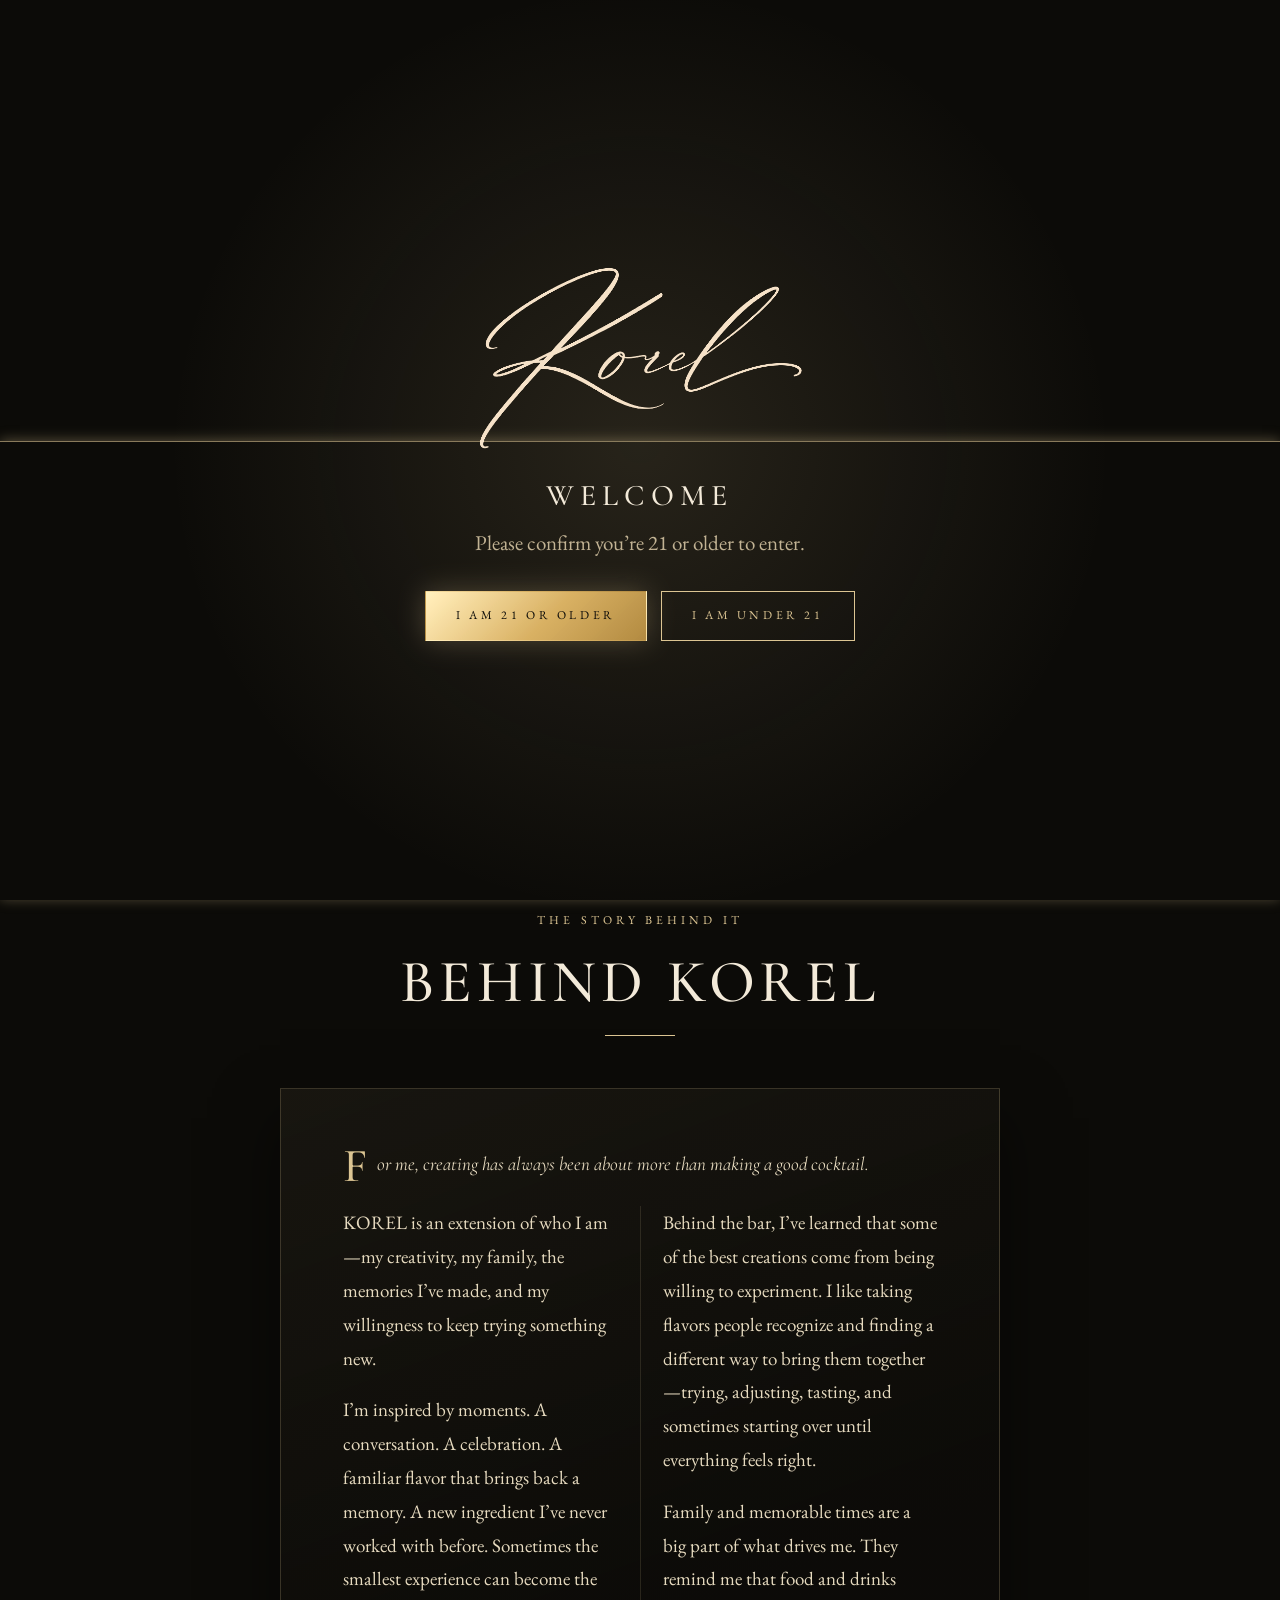
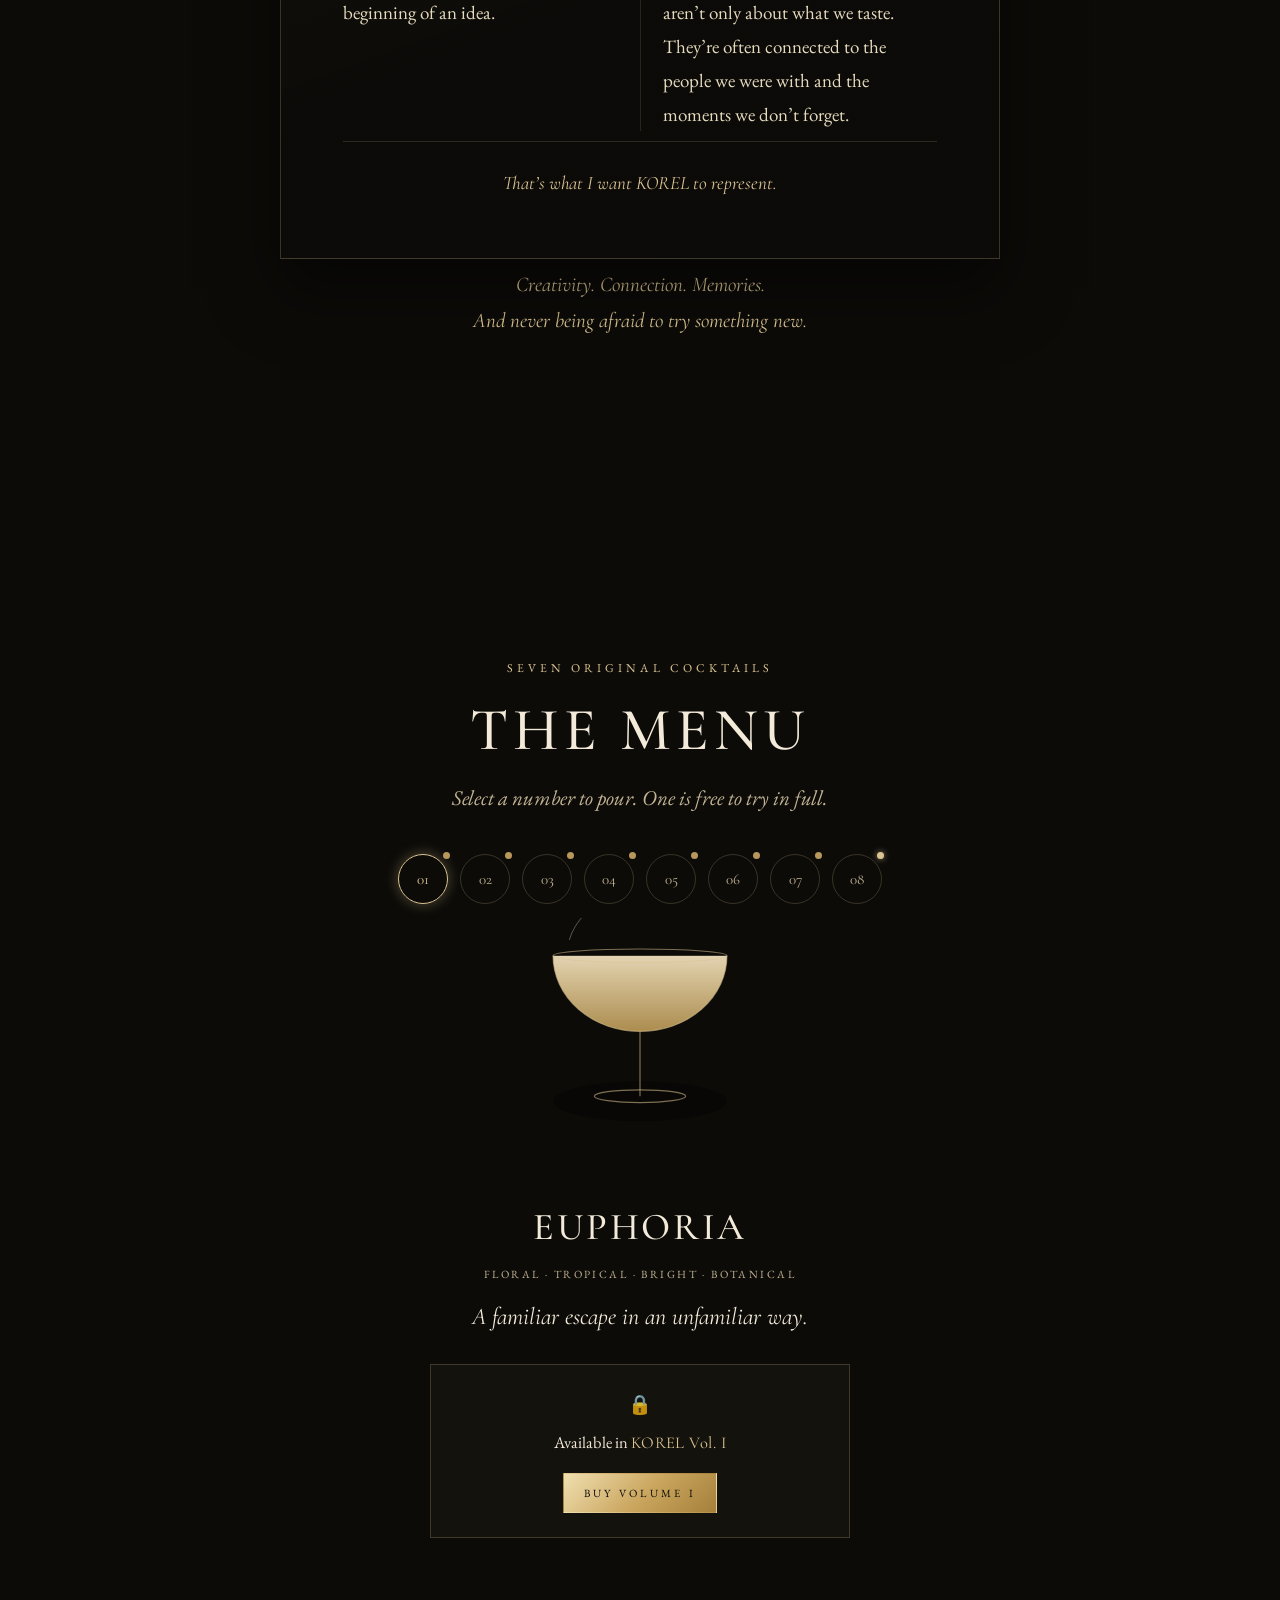
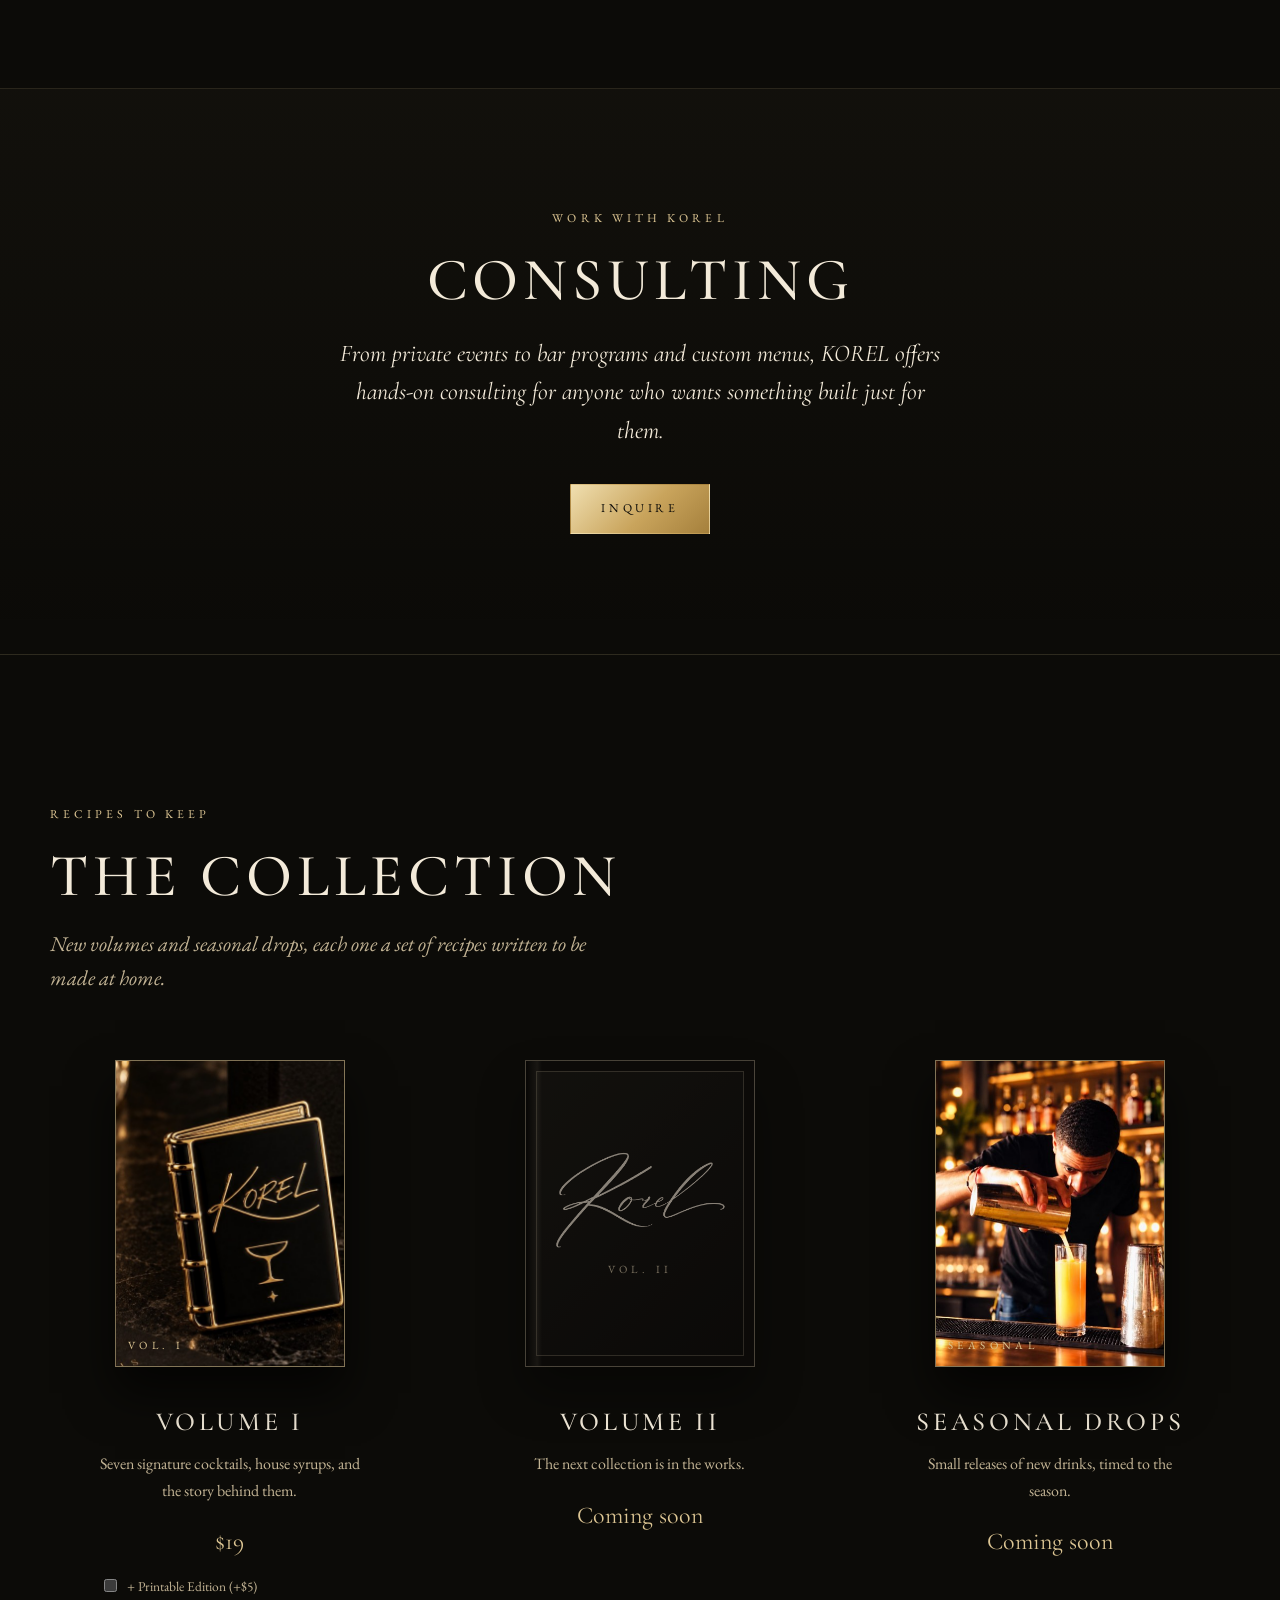
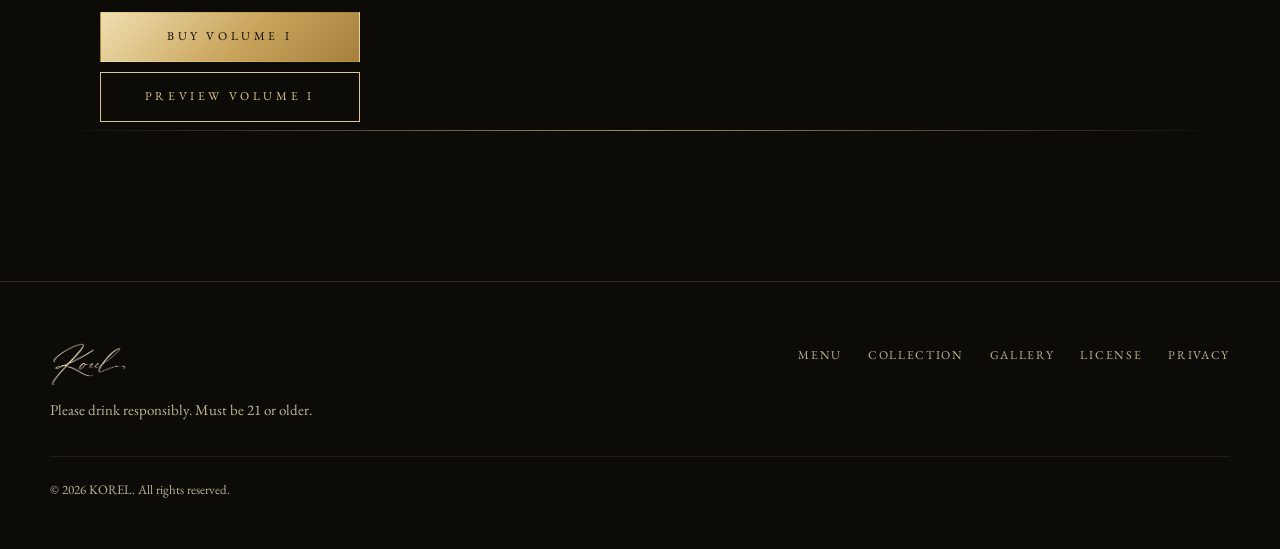
<file: index.html>
<!DOCTYPE html>
<html lang="en">
<head>
<meta charset="utf-8">
<meta name="viewport" content="width=device-width, initial-scale=1, viewport-fit=cover">
<title>KOREL | A Cocktail Portfolio</title>
<meta name="description" content="Seven original craft cocktails, house syrups, and seasonal drops. KOREL, a cocktail portfolio.">
<meta property="og:type" content="website">
<meta property="og:site_name" content="KOREL">
<meta property="og:title" content="KOREL | A Cocktail Portfolio">
<meta property="og:description" content="Seven original craft cocktails, house syrups, and seasonal drops. KOREL, a cocktail portfolio.">
<meta property="og:url" content="https://houseofkorel.com/">
<meta property="og:image" content="assets/og-image.jpg">
<meta property="og:image:width" content="1200">
<meta property="og:image:height" content="630">
<meta name="twitter:card" content="summary_large_image">
<meta name="twitter:title" content="KOREL | A Cocktail Portfolio">
<meta name="twitter:description" content="Seven original craft cocktails, house syrups, and seasonal drops. KOREL, a cocktail portfolio.">
<meta name="twitter:image" content="assets/og-image.jpg">
<link rel="icon" href="assets/favicon.ico" sizes="16x16 32x32 48x48">
<link rel="icon" type="image/png" href="assets/favicon-32x32.png" sizes="32x32">
<link rel="apple-touch-icon" href="assets/apple-touch-icon.png">
<link rel="preconnect" href="https://fonts.googleapis.com">
<link rel="preconnect" href="https://fonts.gstatic.com" crossorigin>
<link href="https://fonts.googleapis.com/css2?family=Cormorant+Garamond:ital,wght@0,400;0,500;0,600;1,400;1,500&family=EB+Garamond:ital,wght@0,400;0,500;1,400&display=swap" rel="stylesheet">
<link rel="stylesheet" href="css/style.css">
</head>
<body class="grain locked">

<!-- decorative gold veins that draw as you scroll -->
<svg id="veins" viewBox="0 0 100 100" preserveAspectRatio="none" aria-hidden="true">
  <path pathLength="1" d="M100,0 C93,9 97,19 89,29 S95,47 87,58 S93,78 85,88 S91,96 87,100"/>
  <path class="thin" pathLength="1" d="M89,29 C83,33 85,40 79,44 S80,52 75,56"/>
  <path pathLength="1" d="M0,18 C6,27 3,36 9,46 S4,62 11,71 S5,87 8,100"/>
  <path class="thin" pathLength="1" d="M9,46 C14,50 13,57 18,61"/>
</svg>

<!-- age gate -->
<div id="gate" role="dialog" aria-modal="true" aria-labelledby="gate-title">
  <div class="gate-half top" aria-hidden="true"></div>
  <div class="gate-half bottom" aria-hidden="true"></div>
  <div class="gate-box">
    <div class="gate-welcome">
      <img src="assets/logo.png" alt="KOREL">
      <h2 id="gate-title">Welcome</h2>
      <p>Please confirm you&rsquo;re 21 or older to enter.</p>
      <div class="gate-actions">
        <button class="btn solid" id="age-yes">I am 21 or older</button>
        <button class="btn" id="age-no">I am under 21</button>
      </div>
      <p id="gate-msg" hidden>Thank you for your honesty. Please come back when you are of legal drinking age.</p>
    </div>
    <div class="gate-loading" aria-hidden="true">
      <img src="assets/logo.png" alt="">
      <p class="gl-label">Entering</p>
      <div class="gl-bar"><div class="gl-fill" id="glFill"></div></div>
      <p class="gl-pct" id="glPct">0%</p>
    </div>
  </div>
</div>

<header class="top">
  <div class="wrap">
    <a href="#top" aria-label="KOREL home"><img src="assets/logo.png" class="logo" alt="KOREL"></a>
    <nav aria-label="Main">
      <button class="menu-trigger" id="menuTrigger" aria-haspopup="true" aria-expanded="false" aria-controls="megaMenu">
        <span class="mt-lines" aria-hidden="true"><span></span><span></span></span>
        <span class="mt-label">Menu</span>
      </button>
      <a class="btn small" href="#collection">Shop</a>
    </nav>
  </div>
  <div class="nav-progress" aria-hidden="true"></div>
</header>

<div class="mega-menu" id="megaMenu" aria-hidden="true">
  <div class="mega-inner">
    <button class="mega-close" id="megaClose" aria-label="Close menu">&times;</button>
    <p class="mega-kicker">A Cocktail Portfolio</p>
    <nav class="mega-nav" aria-label="Full site navigation">
      <a href="#top" class="mega-link" style="--d:0"><span class="mega-num">01</span><span class="mega-inner-flip">Home</span></a>
      <a href="#about" class="mega-link" style="--d:1"><span class="mega-num">02</span><span class="mega-inner-flip">Behind KOREL</span></a>
      <a href="#menu" class="mega-link" style="--d:2"><span class="mega-num">03</span><span class="mega-inner-flip">The Menu</span></a>
      <a href="#collection" class="mega-link" style="--d:3"><span class="mega-num">04</span><span class="mega-inner-flip">Collection</span></a>
      <a href="gallery.html" class="mega-link" style="--d:4"><span class="mega-num">05</span><span class="mega-inner-flip">Gallery</span></a>
      <a href="contact.html" class="mega-link" style="--d:5"><span class="mega-num">06</span><span class="mega-inner-flip">Consulting</span></a>
    </nav>
    <div class="mega-foot"><a class="btn solid" href="#collection">Shop Volume I</a></div>
  </div>
</div>

<main>
  <section class="hero" id="top">
    <canvas id="pcanvas" aria-hidden="true"></canvas>
    <div class="wrap">
      <p class="eyebrow reveal after-pour">A Cocktail Portfolio</p>
      <div class="fx" id="fx"><img src="assets/logo.png" class="ghost" alt="KOREL"></div>
      <p class="hero-line reveal after-pour">Creativity. Connection. Memories.<br>And never being afraid to try something new.</p>
      <div class="cta reveal after-pour">
        <a class="btn solid" href="#collection">Shop Volume I</a>
        <a class="btn" href="#menu">Explore the menu</a>
      </div>
      <button class="replay after-pour" id="replay" type="button">&#8635; Pour again</button>
    </div>
  </section>

  <section class="section" id="about" style="padding-top:0">
    <div class="wrap about-wrap">
      <p class="kicker reveal">The story behind it</p>
      <h2 class="reveal">Behind KOREL</h2>
      <span class="story-rule reveal" aria-hidden="true"></span>

      <div class="story-panel reveal" id="storyPanel">
        <div class="sp-sheen" aria-hidden="true"></div>
        <div class="sp-flow">
          <p class="sp-lead"><span class="dropcap">F</span>or me, creating has always been about more than making a good cocktail.</p>
          <p>KOREL is an extension of who I am&mdash;my creativity, my family, the memories I&rsquo;ve made, and my willingness to keep trying something new.</p>
          <p>I&rsquo;m inspired by moments. A conversation. A celebration. A familiar flavor that brings back a memory. A new ingredient I&rsquo;ve never worked with before. Sometimes the smallest experience can become the beginning of an idea.</p>
          <p>Behind the bar, I&rsquo;ve learned that some of the best creations come from being willing to experiment. I like taking flavors people recognize and finding a different way to bring them together&mdash;trying, adjusting, tasting, and sometimes starting over until everything feels right.</p>
          <p>Family and memorable times are a big part of what drives me. They remind me that food and drinks aren&rsquo;t only about what we taste. They&rsquo;re often connected to the people we were with and the moments we don&rsquo;t forget.</p>
          <p class="sp-close">That&rsquo;s what I want KOREL to represent.</p>
        </div>
      </div>

      <p class="about-sign reveal"><em>Creativity. Connection. Memories.</em><br><em>And never being afraid to try something new.</em></p>
    </div>
  </section>

  <section class="section menu-hero" id="menu">
    <div class="wrap" style="max-width:720px">
      <p class="kicker reveal">Seven original cocktails</p>
      <h2 class="reveal">The Menu</h2>
      <p class="lede reveal">Select a number to pour. One is free to try in full.</p>

      <div class="menu-tabs reveal" id="menuTabs"></div>

      <div class="pour-stage reveal" id="pourStage">
        <canvas id="menuCanvas" aria-hidden="true"></canvas>
      </div>

      <div class="menu-detail" id="menuDetail" aria-live="polite"></div>
    </div>
  </section>

  <section class="consult">
    <div class="wrap reveal">
      <p class="kicker">Work with KOREL</p>
      <h2>Consulting</h2>
      <p class="consult-line">From private events to bar programs and custom menus, KOREL offers hands-on consulting for anyone who wants something built just for them.</p>
      <a class="btn solid" href="contact.html">Inquire</a>
    </div>
  </section>

  <section class="section" id="collection">
    <div class="wrap">
      <p class="kicker reveal">Recipes to keep</p>
      <h2 class="reveal">The Collection</h2>
      <p class="lede reveal">New volumes and seasonal drops, each one a set of recipes written to be made at home.</p>
      <div class="shelf">
        <article class="vol reveal">
          <div class="book photo-cover"><img src="assets/vol1-cover.jpg" alt="KOREL Volume I enamel pin cover, a small black and gold book charm engraved with the KOREL wordmark and a coupe glass"><span>Vol. I</span></div>
          <h3>Volume I</h3>
          <p>Seven signature cocktails, house syrups, and the story behind them.</p>
          <span class="price" id="volPrice">$19</span>
          <label class="addon">
            <input type="checkbox" id="printAddon">
            <span>+ Printable Edition (+$5)</span>
          </label>
          <div class="vol-actions">
            <a class="btn solid" href="https://payhip.com/b/WbtS7" id="buyBtn">Buy Volume I</a>
            <a class="btn" href="assets/KOREL_Volume_I_Preview.pdf" id="previewBtn">Preview Volume I</a>
          </div>
        </article>
        <article class="vol reveal">
          <div class="book soon"><img src="assets/logo.png" alt=""><span>Vol. II</span></div>
          <h3>Volume II</h3>
          <p>The next collection is in the works.</p>
          <span class="price">Coming soon</span>
        </article>
        <article class="vol reveal">
          <div class="book photo-cover"><img src="assets/seasonal-cover.jpg" alt="A bartender pouring a fresh cocktail from a shaker into a glass at the bar"><span>Seasonal</span></div>
          <h3>Seasonal Drops</h3>
          <p>Small releases of new drinks, timed to the season.</p>
          <span class="price">Coming soon</span>
        </article>
      </div>
      <div class="shelf-line"></div>
    </div>
  </section>

</main>

<footer>
  <div class="wrap">
    <div class="foot">
      <div>
        <img src="assets/logo.png" alt="KOREL">
        <div>Please drink responsibly. Must be 21 or older.</div>
      </div>
      <ul>
        <li><a href="#menu">Menu</a></li>
        <li><a href="#collection">Collection</a></li>
        <li><a href="gallery.html">Gallery</a></li>
        <li><a href="license.html">License</a></li>
        <li><a href="privacy.html">Privacy</a></li>
      </ul>
    </div>
    <div class="legal">
      <span>© 2026 KOREL. All rights reserved.</span>
    </div>
  </div>
</footer>

<button id="toTop" class="to-top" aria-label="Back to top">
  <svg viewBox="0 0 44 44" aria-hidden="true">
    <circle class="ring-bg" cx="22" cy="22" r="19"></circle>
    <circle class="ring-fg" id="toTopRing" cx="22" cy="22" r="19"></circle>
  </svg>
  <span class="arrow">&#8593;</span>
</button>

<dialog id="recipe" aria-labelledby="r-name">
  <div class="dlg" id="recipe-body"></div>
</dialog>

<dialog id="previewDlg" aria-label="KOREL Volume I Preview">
  <div class="pdf-dlg">
    <button class="x" id="previewClose" aria-label="Close preview">&times;</button>
    <div class="pv-stage">
      <img id="previewImg" alt="KOREL Volume I preview page">
      <button class="pv-arrow pv-prev" id="pvPrev" aria-label="Previous page">&#8249;</button>
      <button class="pv-arrow pv-next" id="pvNext" aria-label="Next page">&#8250;</button>
    </div>
    <div class="pv-foot">
      <span id="pvCount">Page 1 of 6</span>
      <a href="assets/KOREL_Volume_I_Preview.pdf" download="KOREL_Volume_I_Preview.pdf">Download the PDF</a>
    </div>
  </div>
</dialog>

<script src="js/main.js" defer></script>
<script src="js/home.js" defer></script>
</body>
</html>
</file>
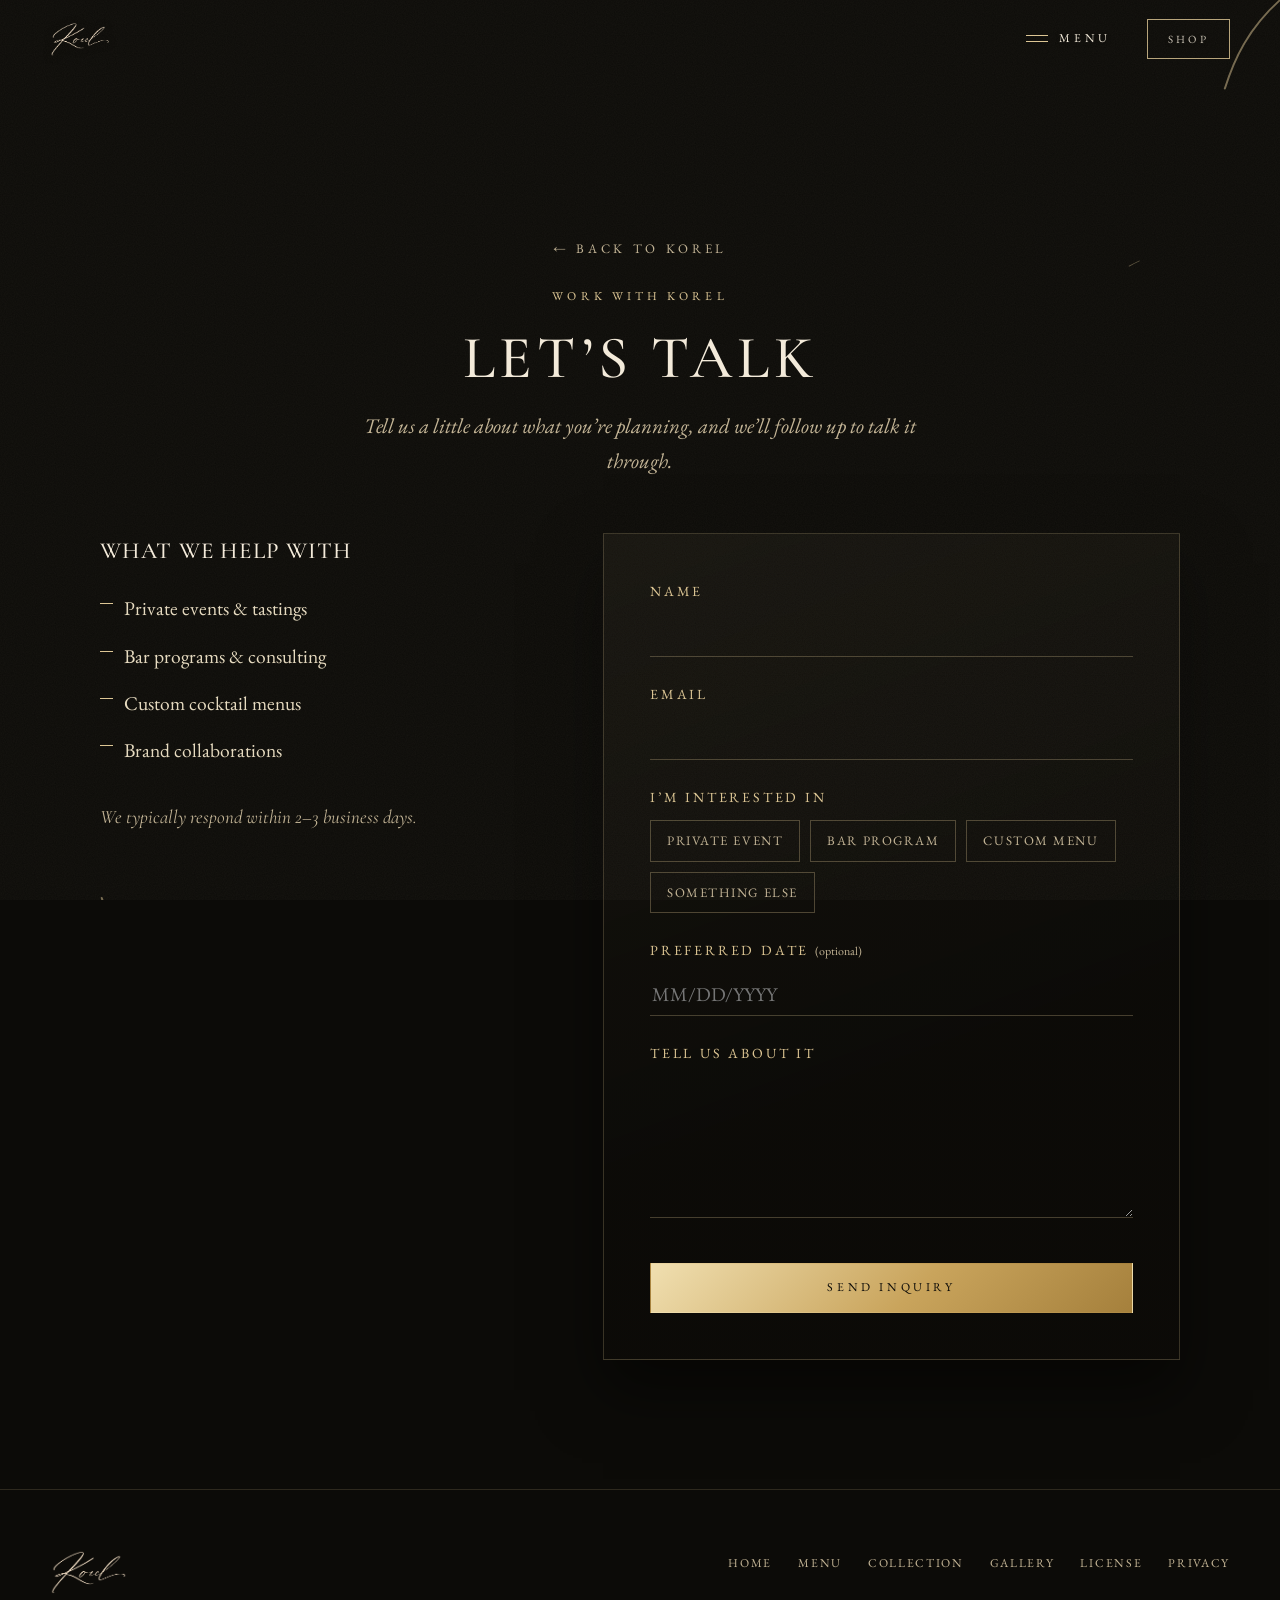
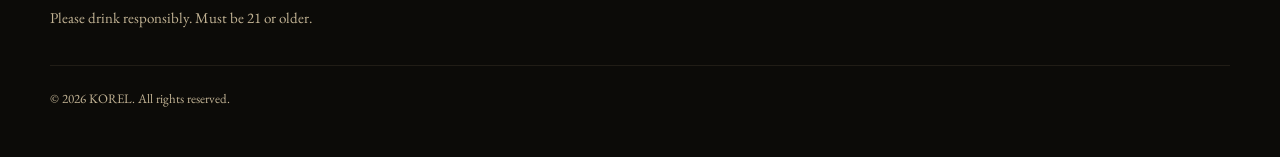
<file: contact.html>
<!DOCTYPE html>
<html lang="en">
<head>
<meta charset="utf-8">
<meta name="viewport" content="width=device-width, initial-scale=1, viewport-fit=cover">
<title>Consulting | KOREL</title>
<meta name="description" content="Work with KOREL on private events, bar programs, custom cocktail menus, and brand collaborations.">
<meta property="og:type" content="website">
<meta property="og:site_name" content="KOREL">
<meta property="og:title" content="Consulting | KOREL">
<meta property="og:description" content="Work with KOREL on private events, bar programs, custom cocktail menus, and brand collaborations.">
<meta property="og:url" content="https://houseofkorel.com/contact.html">
<meta property="og:image" content="assets/og-image.jpg">
<meta property="og:image:width" content="1200">
<meta property="og:image:height" content="630">
<meta name="twitter:card" content="summary_large_image">
<meta name="twitter:title" content="Consulting | KOREL">
<meta name="twitter:description" content="Work with KOREL on private events, bar programs, custom cocktail menus, and brand collaborations.">
<meta name="twitter:image" content="assets/og-image.jpg">
<link rel="icon" href="assets/favicon.ico" sizes="16x16 32x32 48x48">
<link rel="icon" type="image/png" href="assets/favicon-32x32.png" sizes="32x32">
<link rel="apple-touch-icon" href="assets/apple-touch-icon.png">
<link rel="preconnect" href="https://fonts.googleapis.com">
<link rel="preconnect" href="https://fonts.gstatic.com" crossorigin>
<link href="https://fonts.googleapis.com/css2?family=Cormorant+Garamond:ital,wght@0,400;0,500;0,600;1,400;1,500&family=EB+Garamond:ital,wght@0,400;0,500;1,400&display=swap" rel="stylesheet">
<link rel="stylesheet" href="css/style.css">
</head>
<body class="grain">

<!-- decorative gold veins that draw as you scroll -->
<svg id="veins" viewBox="0 0 100 100" preserveAspectRatio="none" aria-hidden="true">
  <path pathLength="1" d="M100,0 C93,9 97,19 89,29 S95,47 87,58 S93,78 85,88 S91,96 87,100"/>
  <path class="thin" pathLength="1" d="M89,29 C83,33 85,40 79,44 S80,52 75,56"/>
  <path pathLength="1" d="M0,18 C6,27 3,36 9,46 S4,62 11,71 S5,87 8,100"/>
  <path class="thin" pathLength="1" d="M9,46 C14,50 13,57 18,61"/>
</svg>

<header class="top">
  <div class="wrap">
    <a href="index.html" aria-label="KOREL home"><img src="assets/logo.png" class="logo" alt="KOREL"></a>
    <nav aria-label="Main">
      <button class="menu-trigger" id="menuTrigger" aria-haspopup="true" aria-expanded="false" aria-controls="megaMenu">
        <span class="mt-lines" aria-hidden="true"><span></span><span></span></span>
        <span class="mt-label">Menu</span>
      </button>
      <a class="btn small" href="index.html#collection">Shop</a>
    </nav>
  </div>
  <div class="nav-progress" aria-hidden="true"></div>
</header>

<div class="mega-menu" id="megaMenu" aria-hidden="true">
  <div class="mega-inner">
    <button class="mega-close" id="megaClose" aria-label="Close menu">&times;</button>
    <p class="mega-kicker">A Cocktail Portfolio</p>
    <nav class="mega-nav" aria-label="Full site navigation">
      <a href="index.html" class="mega-link" style="--d:0"><span class="mega-num">01</span><span class="mega-inner-flip">Home</span></a>
      <a href="index.html#about" class="mega-link" style="--d:1"><span class="mega-num">02</span><span class="mega-inner-flip">Behind KOREL</span></a>
      <a href="index.html#menu" class="mega-link" style="--d:2"><span class="mega-num">03</span><span class="mega-inner-flip">The Menu</span></a>
      <a href="index.html#collection" class="mega-link" style="--d:3"><span class="mega-num">04</span><span class="mega-inner-flip">Collection</span></a>
      <a href="gallery.html" class="mega-link" style="--d:4"><span class="mega-num">05</span><span class="mega-inner-flip">Gallery</span></a>
      <a href="#top" class="mega-link" style="--d:5"><span class="mega-num">06</span><span class="mega-inner-flip">Consulting</span></a>
    </nav>
    <div class="mega-foot"><a class="btn solid" href="index.html#collection">Shop Volume I</a></div>
  </div>
</div>

<main>
  <section class="section contact-hero" id="top">
    <div class="wrap" style="max-width:720px">
      <a class="back reveal" href="index.html">&larr; Back to KOREL</a>
      <p class="kicker reveal">Work with KOREL</p>
      <h2 class="reveal">Let&rsquo;s Talk</h2>
      <p class="lede reveal">Tell us a little about what you&rsquo;re planning, and we&rsquo;ll follow up to talk it through.</p>
    </div>
  </section>

  <section class="section contact-section">
    <div class="wrap contact-grid">
      <div class="contact-info reveal">
        <h3>What we help with</h3>
        <ul class="contact-list">
          <li>Private events &amp; tastings</li>
          <li>Bar programs &amp; consulting</li>
          <li>Custom cocktail menus</li>
          <li>Brand collaborations</li>
        </ul>
        <p class="contact-note">We typically respond within 2&ndash;3 business days.</p>
      </div>

      <div class="contact-form-wrap reveal" id="contactPanel">
        <div class="cf-sheen" aria-hidden="true"></div>

        <form id="inquiryForm" class="contact-form" novalidate>
          <div class="cf-row">
            <label for="cf-name">Name</label>
            <input type="text" id="cf-name" name="name" required autocomplete="name">
          </div>
          <div class="cf-row">
            <label for="cf-email">Email</label>
            <input type="email" id="cf-email" name="email" required autocomplete="email">
          </div>
          <div class="cf-row">
            <span class="cf-label">I&rsquo;m interested in</span>
            <div class="cf-chips" role="group" aria-label="I'm interested in">
              <button type="button" class="cf-chip" data-val="Private Event">Private Event</button>
              <button type="button" class="cf-chip" data-val="Bar Program">Bar Program</button>
              <button type="button" class="cf-chip" data-val="Custom Menu">Custom Menu</button>
              <button type="button" class="cf-chip" data-val="Something Else">Something Else</button>
            </div>
            <input type="hidden" id="cf-interest" name="interest">
          </div>
          <div class="cf-row">
            <label for="cf-date">Preferred date <span class="cf-optional">(optional)</span></label>
            <input type="text" id="cf-date" name="date" placeholder="MM/DD/YYYY">
          </div>
          <div class="cf-row">
            <label for="cf-message">Tell us about it</label>
            <textarea id="cf-message" name="message" rows="4" required></textarea>
          </div>
          <button class="btn solid cf-submit" type="submit">Send Inquiry</button>
          <p class="cf-error" id="cfError" hidden>Something went wrong sending your message. Please try again, or email us directly.</p>
        </form>

        <div class="cf-done" id="cfDone" hidden>
          <span class="cf-done-mark" aria-hidden="true">&#10003;</span>
          <h3>Thank You</h3>
          <p>Your inquiry has been noted. We&rsquo;ll be in touch within 2&ndash;3 business days.</p>
          <button class="btn small" id="cfReset" type="button">Send another</button>
        </div>
      </div>
    </div>
  </section>
</main>

<footer>
  <div class="wrap">
    <div class="foot">
      <div>
        <img src="assets/logo.png" alt="KOREL">
        <div>Please drink responsibly. Must be 21 or older.</div>
      </div>
      <ul>
        <li><a href="index.html#top">Home</a></li>
        <li><a href="index.html#menu">Menu</a></li>
        <li><a href="index.html#collection">Collection</a></li>
        <li><a href="gallery.html">Gallery</a></li>
        <li><a href="license.html">License</a></li>
        <li><a href="privacy.html">Privacy</a></li>
      </ul>
    </div>
    <div class="legal">
      <span>&copy; 2026 KOREL. All rights reserved.</span>
    </div>
  </div>
</footer>

<button id="toTop" class="to-top" aria-label="Back to top">
  <svg viewBox="0 0 44 44" aria-hidden="true">
    <circle class="ring-bg" cx="22" cy="22" r="19"></circle>
    <circle class="ring-fg" id="toTopRing" cx="22" cy="22" r="19"></circle>
  </svg>
  <span class="arrow">&#8593;</span>
</button>

<script src="js/main.js" defer></script>
<script src="js/contact.js" defer></script>
</body>
</html>
</file>
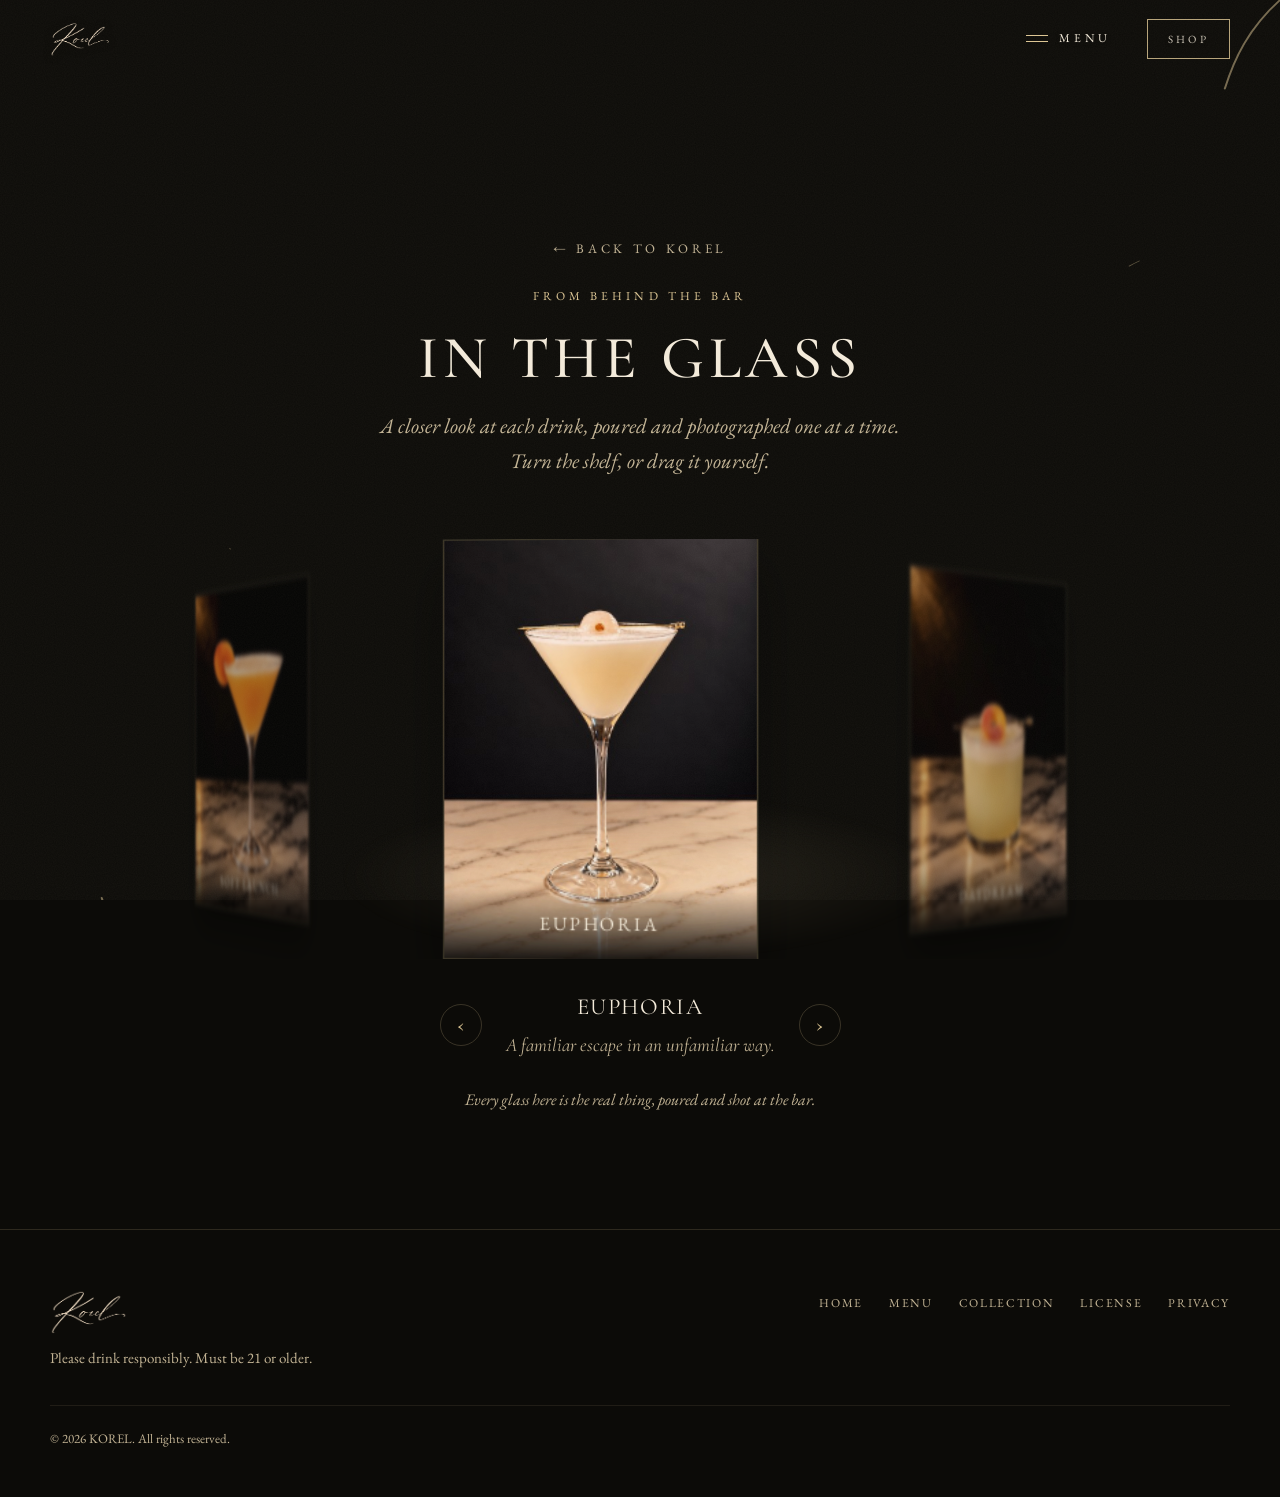
<file: gallery.html>
<!DOCTYPE html>
<html lang="en">
<head>
<meta charset="utf-8">
<meta name="viewport" content="width=device-width, initial-scale=1, viewport-fit=cover">
<title>In the Glass | KOREL</title>
<meta name="description" content="A closer look at the KOREL cocktails, photographed one at a time.">
<meta property="og:type" content="website">
<meta property="og:site_name" content="KOREL">
<meta property="og:title" content="In the Glass | KOREL">
<meta property="og:description" content="A closer look at the KOREL cocktails, photographed one at a time.">
<meta property="og:url" content="https://houseofkorel.com/gallery.html">
<meta property="og:image" content="assets/og-image.jpg">
<meta property="og:image:width" content="1200">
<meta property="og:image:height" content="630">
<meta name="twitter:card" content="summary_large_image">
<meta name="twitter:title" content="In the Glass | KOREL">
<meta name="twitter:description" content="A closer look at the KOREL cocktails, photographed one at a time.">
<meta name="twitter:image" content="assets/og-image.jpg">
<link rel="icon" href="assets/favicon.ico" sizes="16x16 32x32 48x48">
<link rel="icon" type="image/png" href="assets/favicon-32x32.png" sizes="32x32">
<link rel="apple-touch-icon" href="assets/apple-touch-icon.png">
<link rel="preconnect" href="https://fonts.googleapis.com">
<link rel="preconnect" href="https://fonts.gstatic.com" crossorigin>
<link href="https://fonts.googleapis.com/css2?family=Cormorant+Garamond:ital,wght@0,400;0,500;0,600;1,400;1,500&family=EB+Garamond:ital,wght@0,400;0,500;1,400&display=swap" rel="stylesheet">
<link rel="stylesheet" href="css/style.css">
</head>
<body class="grain">

<!-- decorative gold veins that draw as you scroll -->
<svg id="veins" viewBox="0 0 100 100" preserveAspectRatio="none" aria-hidden="true">
  <path pathLength="1" d="M100,0 C93,9 97,19 89,29 S95,47 87,58 S93,78 85,88 S91,96 87,100"/>
  <path class="thin" pathLength="1" d="M89,29 C83,33 85,40 79,44 S80,52 75,56"/>
  <path pathLength="1" d="M0,18 C6,27 3,36 9,46 S4,62 11,71 S5,87 8,100"/>
  <path class="thin" pathLength="1" d="M9,46 C14,50 13,57 18,61"/>
</svg>

<header class="top">
  <div class="wrap">
    <a href="index.html" aria-label="KOREL home"><img src="assets/logo.png" class="logo" alt="KOREL"></a>
    <nav aria-label="Main">
      <button class="menu-trigger" id="menuTrigger" aria-haspopup="true" aria-expanded="false" aria-controls="megaMenu">
        <span class="mt-lines" aria-hidden="true"><span></span><span></span></span>
        <span class="mt-label">Menu</span>
      </button>
      <a class="btn small" href="index.html#collection">Shop</a>
    </nav>
  </div>
  <div class="nav-progress" aria-hidden="true"></div>
</header>

<div class="mega-menu" id="megaMenu" aria-hidden="true">
  <div class="mega-inner">
    <button class="mega-close" id="megaClose" aria-label="Close menu">&times;</button>
    <p class="mega-kicker">A Cocktail Portfolio</p>
    <nav class="mega-nav" aria-label="Full site navigation">
      <a href="index.html" class="mega-link" style="--d:0"><span class="mega-num">01</span><span class="mega-inner-flip">Home</span></a>
      <a href="index.html#about" class="mega-link" style="--d:1"><span class="mega-num">02</span><span class="mega-inner-flip">Behind KOREL</span></a>
      <a href="index.html#menu" class="mega-link" style="--d:2"><span class="mega-num">03</span><span class="mega-inner-flip">The Menu</span></a>
      <a href="index.html#collection" class="mega-link" style="--d:3"><span class="mega-num">04</span><span class="mega-inner-flip">Collection</span></a>
      <a href="#top" class="mega-link" style="--d:4"><span class="mega-num">05</span><span class="mega-inner-flip">Gallery</span></a>
      <a href="contact.html" class="mega-link" style="--d:5"><span class="mega-num">06</span><span class="mega-inner-flip">Consulting</span></a>
    </nav>
    <div class="mega-foot"><a class="btn solid" href="index.html#collection">Shop Volume I</a></div>
  </div>
</div>

<main>
  <section class="section gal-hero" id="top">
    <div class="wrap" style="max-width:720px">
      <a class="back reveal" href="index.html">&larr; Back to KOREL</a>
      <p class="kicker reveal">From behind the bar</p>
      <h2 class="reveal">In the Glass</h2>
      <p class="lede reveal">A closer look at each drink, poured and photographed one at a time. Turn the shelf, or drag it yourself.</p>
    </div>
  </section>

  <section class="section gal-wheel-section">
    <div class="wrap" style="max-width:1000px">
      <div class="wheel-stage reveal" id="wheelStage" tabindex="0" aria-label="Drink photo carousel. Drag, or use the arrow keys, to rotate.">
        <div class="wheel" id="wheel"></div>
        <div class="wheel-floor" aria-hidden="true"></div>
      </div>
      <div class="wheel-controls reveal">
        <button class="wctrl" id="wPrev" aria-label="Previous">&#8249;</button>
        <div class="wheel-caption" id="wheelCaption"><span class="wc-name"></span><span class="wc-line"></span></div>
        <button class="wctrl" id="wNext" aria-label="Next">&#8250;</button>
      </div>
      <p class="fine reveal" style="text-align:center;margin-top:26px">Every glass here is the real thing, poured and shot at the bar.</p>
    </div>
  </section>
</main>

<footer>
  <div class="wrap">
    <div class="foot">
      <div>
        <img src="assets/logo.png" alt="KOREL">
        <div>Please drink responsibly. Must be 21 or older.</div>
      </div>
      <ul>
        <li><a href="index.html#top">Home</a></li>
        <li><a href="index.html#menu">Menu</a></li>
        <li><a href="index.html#collection">Collection</a></li>
        <li><a href="license.html">License</a></li>
        <li><a href="privacy.html">Privacy</a></li>
      </ul>
    </div>
    <div class="legal">
      <span>&copy; 2026 KOREL. All rights reserved.</span>
    </div>
  </div>
</footer>

<button id="toTop" class="to-top" aria-label="Back to top">
  <svg viewBox="0 0 44 44" aria-hidden="true">
    <circle class="ring-bg" cx="22" cy="22" r="19"></circle>
    <circle class="ring-fg" id="toTopRing" cx="22" cy="22" r="19"></circle>
  </svg>
  <span class="arrow">&#8593;</span>
</button>

<script src="js/main.js" defer></script>
<script src="js/gallery.js" defer></script>
</body>
</html>
</file>
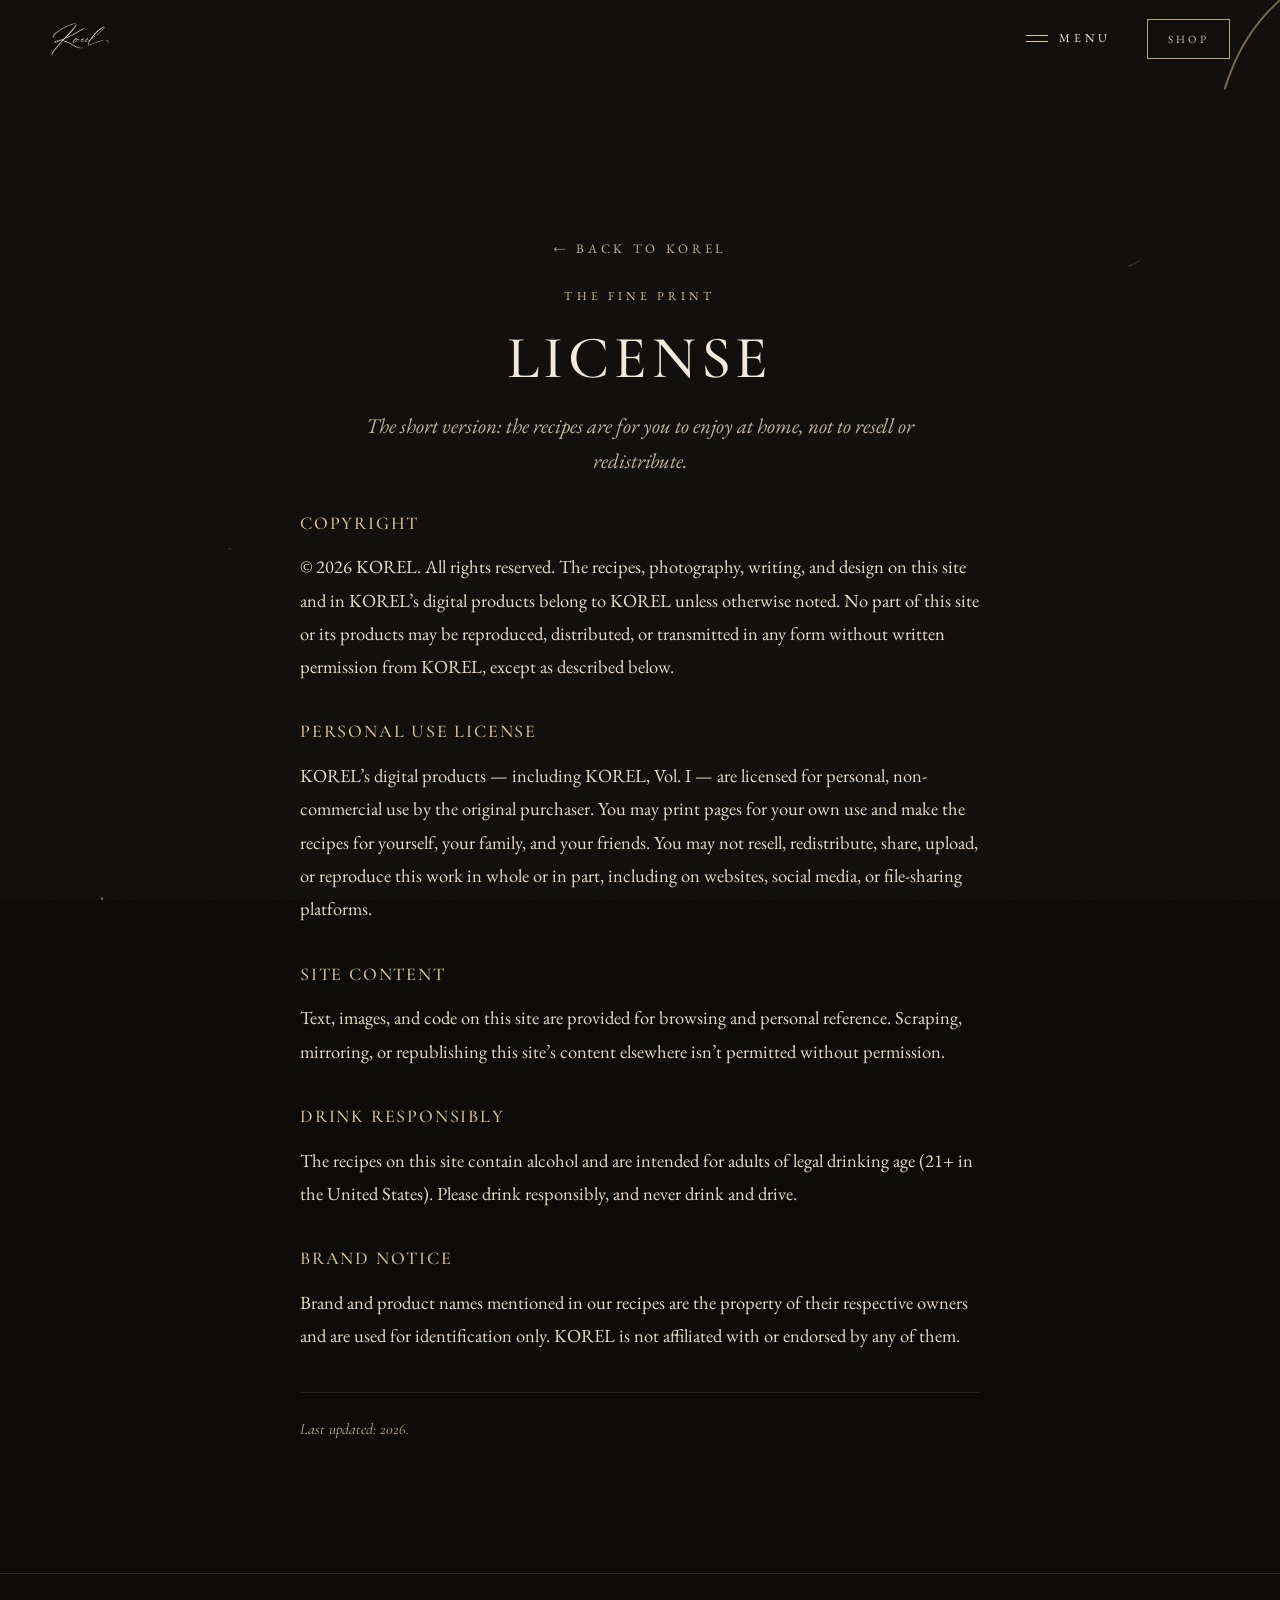
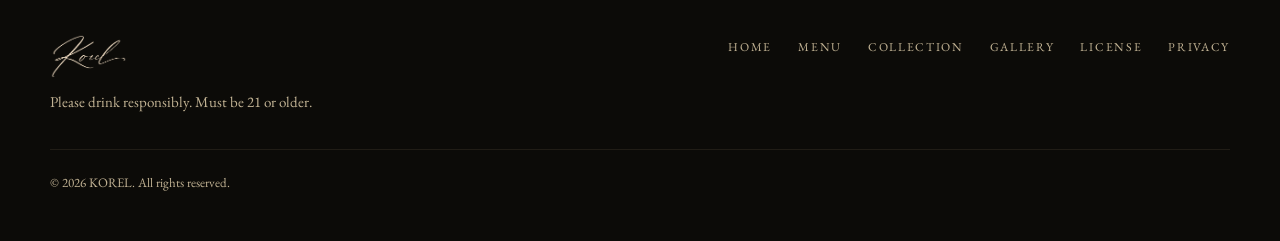
<file: license.html>
<!DOCTYPE html>
<html lang="en">
<head>
<meta charset="utf-8">
<meta name="viewport" content="width=device-width, initial-scale=1, viewport-fit=cover">
<title>License | KOREL</title>
<meta name="description" content="The terms for using KOREL's recipes and website.">
<meta property="og:type" content="website">
<meta property="og:site_name" content="KOREL">
<meta property="og:title" content="License | KOREL">
<meta property="og:description" content="The terms for using KOREL's recipes and website.">
<meta property="og:url" content="https://houseofkorel.com/license.html">
<meta property="og:image" content="assets/og-image.jpg">
<meta property="og:image:width" content="1200">
<meta property="og:image:height" content="630">
<meta name="twitter:card" content="summary_large_image">
<meta name="twitter:title" content="License | KOREL">
<meta name="twitter:description" content="The terms for using KOREL's recipes and website.">
<meta name="twitter:image" content="assets/og-image.jpg">
<link rel="icon" href="assets/favicon.ico" sizes="16x16 32x32 48x48">
<link rel="icon" type="image/png" href="assets/favicon-32x32.png" sizes="32x32">
<link rel="apple-touch-icon" href="assets/apple-touch-icon.png">
<link rel="preconnect" href="https://fonts.googleapis.com">
<link rel="preconnect" href="https://fonts.gstatic.com" crossorigin>
<link href="https://fonts.googleapis.com/css2?family=Cormorant+Garamond:ital,wght@0,400;0,500;0,600;1,400;1,500&family=EB+Garamond:ital,wght@0,400;0,500;1,400&display=swap" rel="stylesheet">
<link rel="stylesheet" href="css/style.css">
</head>
<body class="grain">

<!-- decorative gold veins that draw as you scroll -->
<svg id="veins" viewBox="0 0 100 100" preserveAspectRatio="none" aria-hidden="true">
  <path pathLength="1" d="M100,0 C93,9 97,19 89,29 S95,47 87,58 S93,78 85,88 S91,96 87,100"/>
  <path class="thin" pathLength="1" d="M89,29 C83,33 85,40 79,44 S80,52 75,56"/>
  <path pathLength="1" d="M0,18 C6,27 3,36 9,46 S4,62 11,71 S5,87 8,100"/>
  <path class="thin" pathLength="1" d="M9,46 C14,50 13,57 18,61"/>
</svg>

<header class="top">
  <div class="wrap">
    <a href="index.html" aria-label="KOREL home"><img src="assets/logo.png" class="logo" alt="KOREL"></a>
    <nav aria-label="Main">
      <button class="menu-trigger" id="menuTrigger" aria-haspopup="true" aria-expanded="false" aria-controls="megaMenu">
        <span class="mt-lines" aria-hidden="true"><span></span><span></span></span>
        <span class="mt-label">Menu</span>
      </button>
      <a class="btn small" href="index.html#collection">Shop</a>
    </nav>
  </div>
  <div class="nav-progress" aria-hidden="true"></div>
</header>

<div class="mega-menu" id="megaMenu" aria-hidden="true">
  <div class="mega-inner">
    <button class="mega-close" id="megaClose" aria-label="Close menu">&times;</button>
    <p class="mega-kicker">A Cocktail Portfolio</p>
    <nav class="mega-nav" aria-label="Full site navigation">
      <a href="index.html" class="mega-link" style="--d:0"><span class="mega-num">01</span><span class="mega-inner-flip">Home</span></a>
      <a href="index.html#about" class="mega-link" style="--d:1"><span class="mega-num">02</span><span class="mega-inner-flip">Behind KOREL</span></a>
      <a href="index.html#menu" class="mega-link" style="--d:2"><span class="mega-num">03</span><span class="mega-inner-flip">The Menu</span></a>
      <a href="index.html#collection" class="mega-link" style="--d:3"><span class="mega-num">04</span><span class="mega-inner-flip">Collection</span></a>
      <a href="gallery.html" class="mega-link" style="--d:4"><span class="mega-num">05</span><span class="mega-inner-flip">Gallery</span></a>
      <a href="contact.html" class="mega-link" style="--d:5"><span class="mega-num">06</span><span class="mega-inner-flip">Consulting</span></a>
    </nav>
    <div class="mega-foot"><a class="btn solid" href="index.html#collection">Shop Volume I</a></div>
  </div>
</div>

<main>
  <section class="section contact-hero" id="top">
    <div class="wrap" style="max-width:720px">
      <a class="back reveal" href="index.html">&larr; Back to KOREL</a>
      <p class="kicker reveal">The Fine Print</p>
      <h2 class="reveal">License</h2>
      <p class="lede reveal">The short version: the recipes are for you to enjoy at home, not to resell or redistribute.</p>
    </div>
  </section>

  <section class="section legal-section">
    <div class="wrap legal-wrap reveal">
      <section class="legal-block reveal">
        <h3>Copyright</h3>
        <p>&copy; 2026 KOREL. All rights reserved. The recipes, photography, writing, and design on this site and in KOREL&rsquo;s digital products belong to KOREL unless otherwise noted. No part of this site or its products may be reproduced, distributed, or transmitted in any form without written permission from KOREL, except as described below.</p>
      </section>
      <section class="legal-block reveal">
        <h3>Personal Use License</h3>
        <p>KOREL&rsquo;s digital products &mdash; including KOREL, Vol. I &mdash; are licensed for personal, non-commercial use by the original purchaser. You may print pages for your own use and make the recipes for yourself, your family, and your friends. You may not resell, redistribute, share, upload, or reproduce this work in whole or in part, including on websites, social media, or file-sharing platforms.</p>
      </section>
      <section class="legal-block reveal">
        <h3>Site Content</h3>
        <p>Text, images, and code on this site are provided for browsing and personal reference. Scraping, mirroring, or republishing this site&rsquo;s content elsewhere isn&rsquo;t permitted without permission.</p>
      </section>
      <section class="legal-block reveal">
        <h3>Drink Responsibly</h3>
        <p>The recipes on this site contain alcohol and are intended for adults of legal drinking age (21+ in the United States). Please drink responsibly, and never drink and drive.</p>
      </section>
      <section class="legal-block reveal">
        <h3>Brand Notice</h3>
        <p>Brand and product names mentioned in our recipes are the property of their respective owners and are used for identification only. KOREL is not affiliated with or endorsed by any of them.</p>
      </section>
      <p class="legal-updated reveal">Last updated: 2026.</p>
    </div>
  </section>
</main>

<footer>
  <div class="wrap">
    <div class="foot">
      <div>
        <img src="assets/logo.png" alt="KOREL">
        <div>Please drink responsibly. Must be 21 or older.</div>
      </div>
      <ul>
        <li><a href="index.html#top">Home</a></li>
        <li><a href="index.html#menu">Menu</a></li>
        <li><a href="index.html#collection">Collection</a></li>
        <li><a href="gallery.html">Gallery</a></li>
        <li><a href="https://houseofkorel.com/license.html">License</a></li>
        <li><a href="privacy.html">Privacy</a></li>
      </ul>
    </div>
    <div class="legal">
      <span>&copy; 2026 KOREL. All rights reserved.</span>
    </div>
  </div>
</footer>

<button id="toTop" class="to-top" aria-label="Back to top">
  <svg viewBox="0 0 44 44" aria-hidden="true">
    <circle class="ring-bg" cx="22" cy="22" r="19"></circle>
    <circle class="ring-fg" id="toTopRing" cx="22" cy="22" r="19"></circle>
  </svg>
  <span class="arrow">&#8593;</span>
</button>

<script src="js/main.js" defer></script>
</body>
</html>
</file>
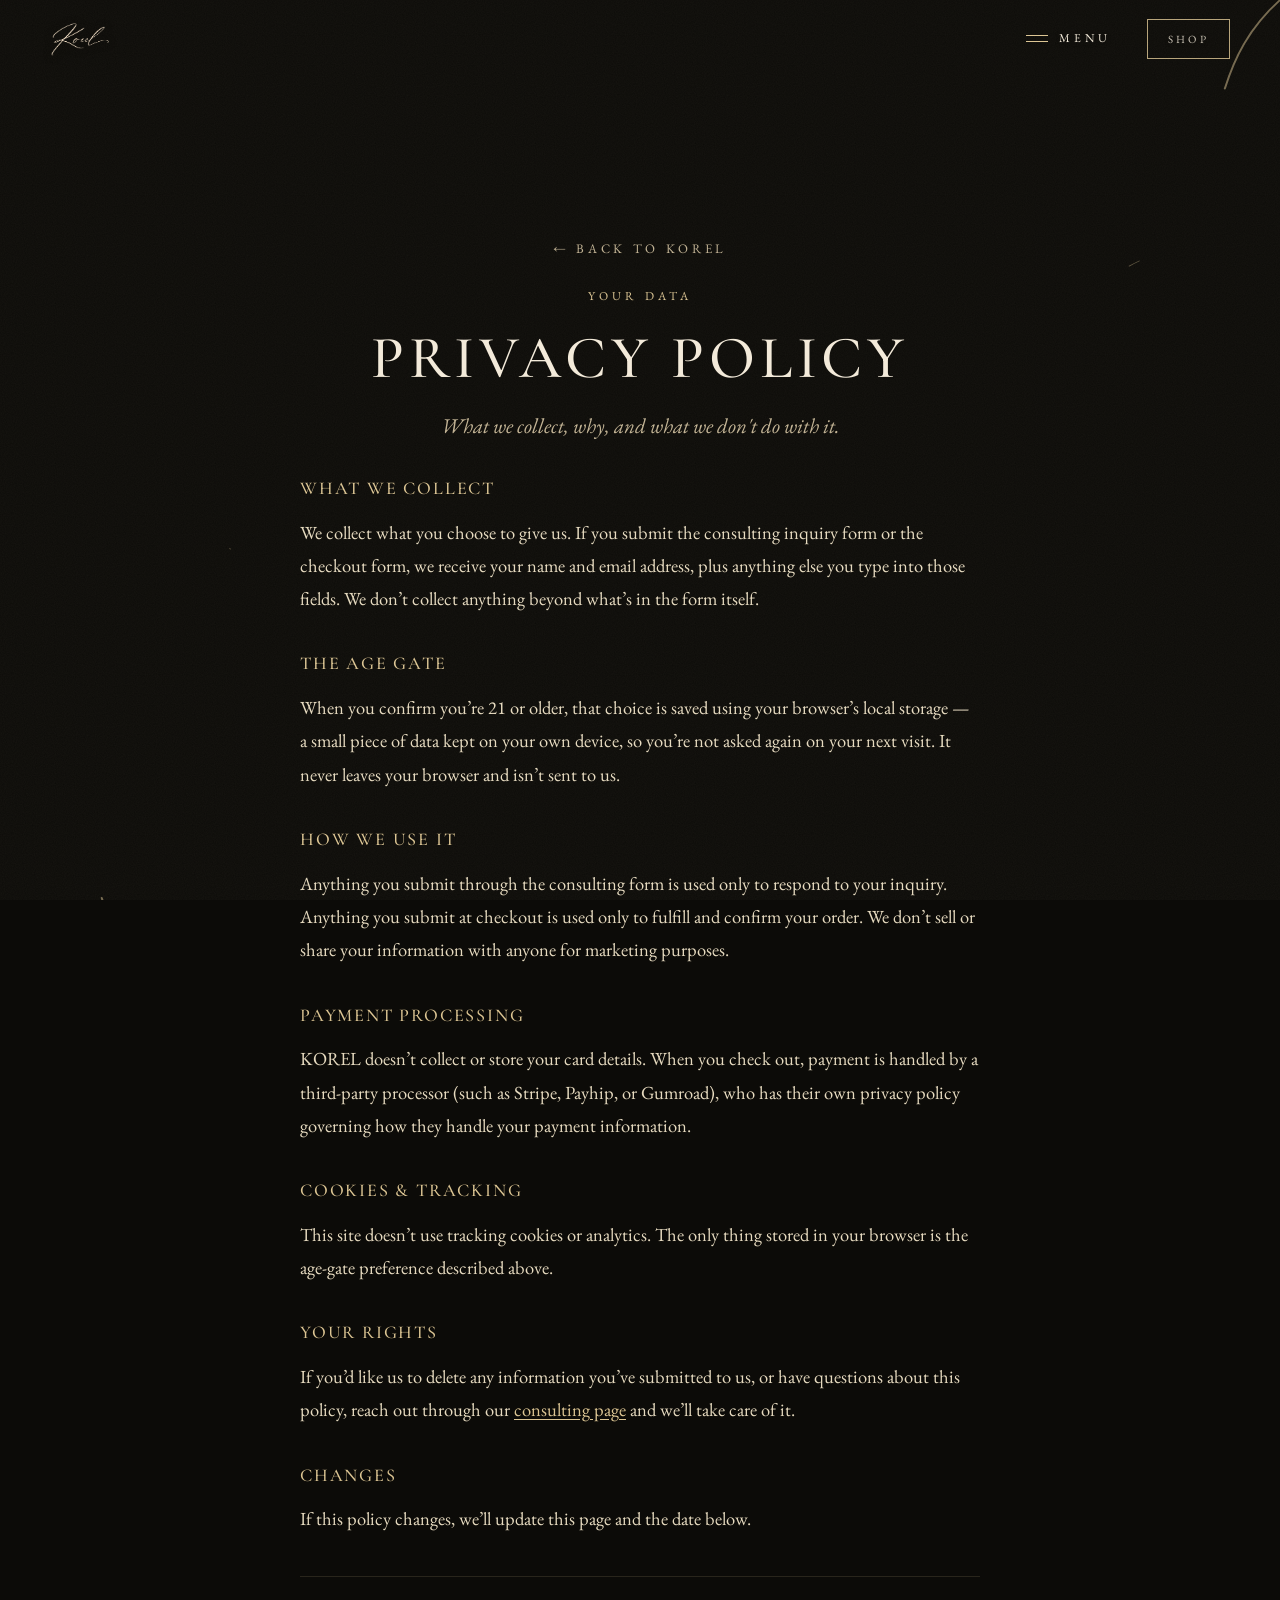
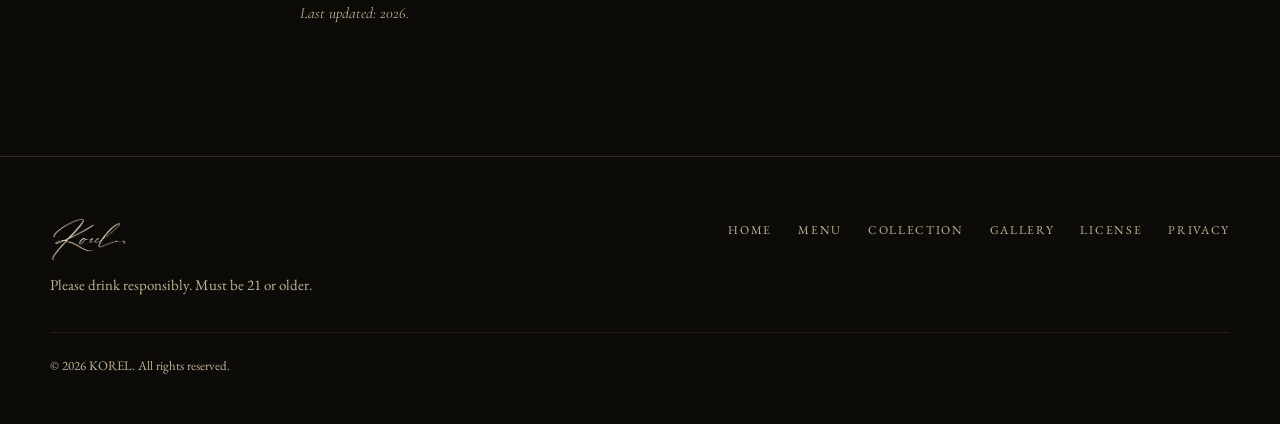
<file: privacy.html>
<!DOCTYPE html>
<html lang="en">
<head>
<meta charset="utf-8">
<meta name="viewport" content="width=device-width, initial-scale=1, viewport-fit=cover">
<title>Privacy | KOREL</title>
<meta name="description" content="How KOREL collects and uses your information.">
<meta property="og:type" content="website">
<meta property="og:site_name" content="KOREL">
<meta property="og:title" content="Privacy | KOREL">
<meta property="og:description" content="How KOREL collects and uses your information.">
<meta property="og:url" content="https://houseofkorel.com/privacy.html">
<meta property="og:image" content="assets/og-image.jpg">
<meta property="og:image:width" content="1200">
<meta property="og:image:height" content="630">
<meta name="twitter:card" content="summary_large_image">
<meta name="twitter:title" content="Privacy | KOREL">
<meta name="twitter:description" content="How KOREL collects and uses your information.">
<meta name="twitter:image" content="assets/og-image.jpg">
<link rel="icon" href="assets/favicon.ico" sizes="16x16 32x32 48x48">
<link rel="icon" type="image/png" href="assets/favicon-32x32.png" sizes="32x32">
<link rel="apple-touch-icon" href="assets/apple-touch-icon.png">
<link rel="preconnect" href="https://fonts.googleapis.com">
<link rel="preconnect" href="https://fonts.gstatic.com" crossorigin>
<link href="https://fonts.googleapis.com/css2?family=Cormorant+Garamond:ital,wght@0,400;0,500;0,600;1,400;1,500&family=EB+Garamond:ital,wght@0,400;0,500;1,400&display=swap" rel="stylesheet">
<link rel="stylesheet" href="css/style.css">
</head>
<body class="grain">

<!-- decorative gold veins that draw as you scroll -->
<svg id="veins" viewBox="0 0 100 100" preserveAspectRatio="none" aria-hidden="true">
  <path pathLength="1" d="M100,0 C93,9 97,19 89,29 S95,47 87,58 S93,78 85,88 S91,96 87,100"/>
  <path class="thin" pathLength="1" d="M89,29 C83,33 85,40 79,44 S80,52 75,56"/>
  <path pathLength="1" d="M0,18 C6,27 3,36 9,46 S4,62 11,71 S5,87 8,100"/>
  <path class="thin" pathLength="1" d="M9,46 C14,50 13,57 18,61"/>
</svg>

<header class="top">
  <div class="wrap">
    <a href="index.html" aria-label="KOREL home"><img src="assets/logo.png" class="logo" alt="KOREL"></a>
    <nav aria-label="Main">
      <button class="menu-trigger" id="menuTrigger" aria-haspopup="true" aria-expanded="false" aria-controls="megaMenu">
        <span class="mt-lines" aria-hidden="true"><span></span><span></span></span>
        <span class="mt-label">Menu</span>
      </button>
      <a class="btn small" href="index.html#collection">Shop</a>
    </nav>
  </div>
  <div class="nav-progress" aria-hidden="true"></div>
</header>

<div class="mega-menu" id="megaMenu" aria-hidden="true">
  <div class="mega-inner">
    <button class="mega-close" id="megaClose" aria-label="Close menu">&times;</button>
    <p class="mega-kicker">A Cocktail Portfolio</p>
    <nav class="mega-nav" aria-label="Full site navigation">
      <a href="index.html" class="mega-link" style="--d:0"><span class="mega-num">01</span><span class="mega-inner-flip">Home</span></a>
      <a href="index.html#about" class="mega-link" style="--d:1"><span class="mega-num">02</span><span class="mega-inner-flip">Behind KOREL</span></a>
      <a href="index.html#menu" class="mega-link" style="--d:2"><span class="mega-num">03</span><span class="mega-inner-flip">The Menu</span></a>
      <a href="index.html#collection" class="mega-link" style="--d:3"><span class="mega-num">04</span><span class="mega-inner-flip">Collection</span></a>
      <a href="gallery.html" class="mega-link" style="--d:4"><span class="mega-num">05</span><span class="mega-inner-flip">Gallery</span></a>
      <a href="contact.html" class="mega-link" style="--d:5"><span class="mega-num">06</span><span class="mega-inner-flip">Consulting</span></a>
    </nav>
    <div class="mega-foot"><a class="btn solid" href="index.html#collection">Shop Volume I</a></div>
  </div>
</div>

<main>
  <section class="section contact-hero" id="top">
    <div class="wrap" style="max-width:720px">
      <a class="back reveal" href="index.html">&larr; Back to KOREL</a>
      <p class="kicker reveal">Your Data</p>
      <h2 class="reveal">Privacy Policy</h2>
      <p class="lede reveal">What we collect, why, and what we don't do with it.</p>
    </div>
  </section>

  <section class="section legal-section">
    <div class="wrap legal-wrap reveal">
      <section class="legal-block reveal">
        <h3>What We Collect</h3>
        <p>We collect what you choose to give us. If you submit the consulting inquiry form or the checkout form, we receive your name and email address, plus anything else you type into those fields. We don&rsquo;t collect anything beyond what&rsquo;s in the form itself.</p>
      </section>
      <section class="legal-block reveal">
        <h3>The Age Gate</h3>
        <p>When you confirm you&rsquo;re 21 or older, that choice is saved using your browser&rsquo;s local storage &mdash; a small piece of data kept on your own device, so you&rsquo;re not asked again on your next visit. It never leaves your browser and isn&rsquo;t sent to us.</p>
      </section>
      <section class="legal-block reveal">
        <h3>How We Use It</h3>
        <p>Anything you submit through the consulting form is used only to respond to your inquiry. Anything you submit at checkout is used only to fulfill and confirm your order. We don&rsquo;t sell or share your information with anyone for marketing purposes.</p>
      </section>
      <section class="legal-block reveal">
        <h3>Payment Processing</h3>
        <p>KOREL doesn&rsquo;t collect or store your card details. When you check out, payment is handled by a third-party processor (such as Stripe, Payhip, or Gumroad), who has their own privacy policy governing how they handle your payment information.</p>
      </section>
      <section class="legal-block reveal">
        <h3>Cookies &amp; Tracking</h3>
        <p>This site doesn&rsquo;t use tracking cookies or analytics. The only thing stored in your browser is the age-gate preference described above.</p>
      </section>
      <section class="legal-block reveal">
        <h3>Your Rights</h3>
        <p>If you&rsquo;d like us to delete any information you&rsquo;ve submitted to us, or have questions about this policy, reach out through our <a href="contact.html">consulting page</a> and we&rsquo;ll take care of it.</p>
      </section>
      <section class="legal-block reveal">
        <h3>Changes</h3>
        <p>If this policy changes, we&rsquo;ll update this page and the date below.</p>
      </section>
      <p class="legal-updated reveal">Last updated: 2026.</p>
    </div>
  </section>
</main>

<footer>
  <div class="wrap">
    <div class="foot">
      <div>
        <img src="assets/logo.png" alt="KOREL">
        <div>Please drink responsibly. Must be 21 or older.</div>
      </div>
      <ul>
        <li><a href="index.html#top">Home</a></li>
        <li><a href="index.html#menu">Menu</a></li>
        <li><a href="index.html#collection">Collection</a></li>
        <li><a href="gallery.html">Gallery</a></li>
        <li><a href="license.html">License</a></li>
        <li><a href="https://houseofkorel.com/privacy.html">Privacy</a></li>
      </ul>
    </div>
    <div class="legal">
      <span>&copy; 2026 KOREL. All rights reserved.</span>
    </div>
  </div>
</footer>

<button id="toTop" class="to-top" aria-label="Back to top">
  <svg viewBox="0 0 44 44" aria-hidden="true">
    <circle class="ring-bg" cx="22" cy="22" r="19"></circle>
    <circle class="ring-fg" id="toTopRing" cx="22" cy="22" r="19"></circle>
  </svg>
  <span class="arrow">&#8593;</span>
</button>

<script src="js/main.js" defer></script>
</body>
</html>
</file>
<file: css/style.css>
:root{
  color-scheme: dark;
  box-sizing: border-box;
  padding-top: env(safe-area-inset-top, 0px);
  padding-bottom: env(safe-area-inset-bottom, 0px);
  --black:#0c0b08; --black-2:#12110d; --gold:#dcc593; --gold-deep:#b8975a; --cream:#f3ead9; --muted:#c2b394; --text:#e6dabf;
  --line:rgba(220,197,147,.22); --glow:rgba(220,197,147,.10);
  --display:"Cormorant Garamond","EB Garamond",Garamond,Georgia,"Times New Roman",serif;
  --body:"EB Garamond","Cormorant Garamond",Garamond,Georgia,"Times New Roman",serif;
  --ease:cubic-bezier(.22,.61,.36,1);
}
*,*::before,*::after{box-sizing:inherit}
html{background:var(--black);scroll-behavior:smooth;scroll-padding-top:calc(76px + env(safe-area-inset-top, 0px))}
body{margin:0;background:var(--black);color:var(--cream);font-family:var(--body);font-size:21px;line-height:1.65;-webkit-font-smoothing:antialiased;overflow-x:hidden}
body.locked{overflow:hidden}
[hidden]{display:none!important}
img{max-width:100%;display:block}
a{color:inherit}
button{font:inherit;color:inherit}
.wrap{width:min(1180px,100% - 48px);margin-inline:auto}
.kicker{font-size:12px;letter-spacing:.34em;text-transform:uppercase;color:var(--gold);margin:0 0 18px}
h1,h2,h3{font-family:var(--display);font-weight:500;margin:0}
h2{font-size:clamp(34px,5vw,60px);letter-spacing:.08em;text-transform:uppercase;line-height:1.1}
.lede{color:var(--muted);max-width:560px;margin:18px 0 0;font-style:italic}
section{position:relative;z-index:1}
.section{padding:clamp(80px,12vw,150px) 0}
.grain::after{content:"";position:fixed;inset:0;pointer-events:none;z-index:50;opacity:.07;mix-blend-mode:screen;
  background-image:url("data:image/svg+xml;utf8,<svg xmlns='http://www.w3.org/2000/svg' width='160' height='160'><filter id='n'><feTurbulence type='fractalNoise' baseFrequency='.9' numOctaves='2' stitchTiles='stitch'/><feColorMatrix values='0 0 0 0 .86  0 0 0 0 .77  0 0 0 0 .58  0 0 0 .6 0'/></filter><rect width='100%' height='100%' filter='url(%23n)'/></svg>")}


.about-wrap{max-width:720px;text-align:center}
.about-wrap h2{margin-bottom:8px}
.about-wrap .kicker{text-align:center}
.about-copy{margin-top:30px;color:var(--cream);font-size:19px;line-height:1.85}
.about-copy p{margin:0 0 22px}
.about-sign{margin-top:8px;font-family:var(--display);font-style:italic;font-size:21px;color:var(--gold);line-height:1.7}


.story-rule{display:block;width:70px;height:1px;background:var(--gold);margin:20px auto 0;transform-origin:left;transform:scaleX(0);opacity:0;transition:transform 1.1s var(--ease),opacity .6s}
.story-rule.reveal.in{transform:scaleX(1);opacity:1}
.story-panel{position:relative;max-width:820px;margin:52px auto 0;padding:clamp(34px,5vw,58px) clamp(28px,6vw,62px);border:1px solid var(--line);background:linear-gradient(160deg,rgba(220,197,147,.06),rgba(12,11,8,.5) 65%);box-shadow:0 30px 60px rgba(0,0,0,.5);overflow:hidden;transform:perspective(900px) rotateX(0) rotateY(0);transition:transform .15s ease-out,box-shadow .4s var(--ease);will-change:transform}
.sp-sheen{position:absolute;inset:-50%;background:radial-gradient(circle at var(--mx,50%) var(--my,38%),rgba(255,241,212,.16),transparent 42%);opacity:0;transition:opacity .5s;pointer-events:none}
.story-panel:hover .sp-sheen{opacity:1}
.sp-flow{column-width:270px;column-count:2;column-gap:clamp(22px,4vw,46px);column-rule:1px solid rgba(220,197,147,.14);text-align:left}
.sp-flow p{margin:0 0 18px;font-size:clamp(17px,1.7vw + .7rem,19px);line-height:1.78;color:var(--text);break-inside:avoid-column}
.sp-lead{font-family:var(--display);font-size:21px;font-style:italic;color:var(--cream);column-span:all;margin-bottom:24px!important;text-align:left}
.dropcap{font-family:var(--display);font-weight:500;font-style:normal;font-size:2.5em;line-height:.68;float:left;padding:3px 10px 0 0;color:var(--gold)}
.sp-close{column-span:all;text-align:center;margin:10px 0 0!important;padding-top:24px;border-top:1px solid rgba(220,197,147,.16);font-family:var(--display);font-style:italic;font-size:clamp(20px,2.4vw,24px);color:var(--gold)!important}
@media (max-width:640px){
  .sp-flow{column-count:1;column-rule:none}
  .story-panel{transform:none!important}
}

/* buttons */
.btn{display:inline-block;padding:14px 30px;border:1px solid var(--gold);color:var(--gold);text-decoration:none;font-size:12px;letter-spacing:.3em;text-transform:uppercase;background:transparent;cursor:pointer;transition:background .4s var(--ease),color .4s var(--ease),box-shadow .4s var(--ease),transform .25s var(--ease)}
.btn:hover,.btn:focus-visible{background:var(--gold);color:var(--black);box-shadow:0 0 28px rgba(220,197,147,.25);outline:none}
.btn.solid{background:linear-gradient(135deg,#f0dfb0,#c9a45c 55%,#a5803c);color:var(--black);border-color:transparent}
.btn.solid:hover,.btn.solid:focus-visible{filter:brightness(1.08)}
.btn.small{padding:10px 20px;font-size:11px}
:focus-visible{outline:1px solid var(--gold);outline-offset:4px}

/* reveal */
.reveal{opacity:0;transform:translateY(18px);transition:opacity 1s var(--ease),transform 1s var(--ease)}
.reveal.in{opacity:1;transform:none}

/* veins */
#veins{position:fixed;inset:0;width:100%;height:100%;z-index:0;pointer-events:none;opacity:.5}
#veins path{fill:none;stroke:var(--gold);stroke-width:.16;stroke-dasharray:1;stroke-dashoffset:1;stroke-linecap:round;filter:drop-shadow(0 0 5px rgba(220,197,147,.55))}
#veins path.thin{stroke-width:.09;opacity:.75}


/* pour + particle wordmark */
.hero canvas{position:absolute;left:0;top:0;pointer-events:none;z-index:0}
.hero .wrap{position:relative;z-index:1}
.fx{position:relative;width:min(1100px,100%);margin:0 auto;height:clamp(240px,36vw,420px)}
.fx .ghost{position:absolute;left:50%;top:50%;transform:translate(-50%,-50%);width:min(660px,86vw);opacity:0;pointer-events:none;transition:opacity 1.6s var(--ease)}
.fx.on .ghost{opacity:.15}
.fx.static .ghost{opacity:1}
.after-pour{transition:opacity 1.1s var(--ease),transform 1.1s var(--ease)}
.hero.pouring .after-pour{opacity:0!important;transform:translateY(14px)!important;pointer-events:none}
.replay{display:block;margin:26px auto 0;background:none;border:0;color:var(--muted);font-size:11px;letter-spacing:.28em;text-transform:uppercase;cursor:pointer;padding:8px 14px}
.replay:hover{color:var(--gold)}

/* age gate */
/* age gate: a loader, then the black curtain splits and pulls away like double doors */
#gate{position:fixed;inset:0;z-index:100}
#gate.opening{pointer-events:none}
.gate-half{position:absolute;left:0;width:100%;height:51%;background:var(--black);transition:transform .9s cubic-bezier(.65,0,.2,1)}
.gate-half.top{top:0;background-image:radial-gradient(circle at 50% 100%,rgba(220,197,147,.13),transparent 60%);border-bottom:1px solid rgba(220,197,147,.6);box-shadow:0 1px 12px rgba(220,197,147,.35)}
.gate-half.bottom{bottom:0;background-image:radial-gradient(circle at 50% 0%,rgba(220,197,147,.13),transparent 60%);border-top:1px solid rgba(220,197,147,.6);box-shadow:0 -1px 12px rgba(220,197,147,.35)}
#gate.opening .gate-half.top{transform:translateY(-100%)}
#gate.opening .gate-half.bottom{transform:translateY(100%)}
.gate-box{position:absolute;inset:0;z-index:2;display:grid;place-items:center;text-align:center;padding:24px;transition:opacity .4s var(--ease),transform .4s var(--ease)}
#gate.leave .gate-box{opacity:0;transform:scale(1.03) translateY(-6px);pointer-events:none}
.gate-box img{width:min(340px,70vw);margin:0 auto 26px}
.gate-box h2{font-size:clamp(22px,3.4vw,30px);letter-spacing:.2em;margin-bottom:14px}
.gate-box p{color:var(--muted);margin:0 0 30px}
.gate-actions{display:flex;gap:14px;justify-content:center;flex-wrap:wrap}
#gate-msg{margin-top:26px;color:var(--gold);font-style:italic}
.gate-welcome{max-width:520px}
.gate-loading{max-width:520px;display:none}
#gate.loading .gate-welcome{display:none}
#gate.loading .gate-loading{display:block}
.gate-loading img{width:min(190px,48vw);margin:0 auto 24px;opacity:.92}
.gl-label{font-size:11px;letter-spacing:.42em;text-transform:uppercase;color:var(--gold);margin:0 0 20px}
.gl-bar{width:180px;height:1px;background:rgba(220,197,147,.2);margin:0 auto;position:relative;overflow:hidden}
.gl-fill{position:absolute;left:0;top:0;bottom:0;width:0%;background:var(--gold);box-shadow:0 0 8px rgba(220,197,147,.6)}
.gl-pct{margin:14px 0 0;font-family:var(--display);font-size:13px;letter-spacing:.1em;color:var(--muted)}

/* header */
header.top{position:sticky;top:env(safe-area-inset-top, 0px);z-index:40;background:rgba(12,11,8,0);border-bottom:1px solid rgba(220,197,147,0);transition:background-color .5s var(--ease),border-color .5s var(--ease),backdrop-filter .5s var(--ease)}
header.top.scrolled{background:rgba(12,11,8,.76);backdrop-filter:blur(12px);-webkit-backdrop-filter:blur(12px);border-bottom-color:rgba(220,197,147,.14)}
.top .wrap{display:flex;align-items:center;justify-content:space-between;height:78px;gap:20px;transition:height .4s var(--ease)}
header.top.scrolled .wrap{height:62px}
.top .logo{display:block;height:34px;width:auto;filter:drop-shadow(0 1px 4px rgba(0,0,0,.55));transition:filter .35s var(--ease)}
.top a[aria-label="KOREL home"]:hover .logo{filter:drop-shadow(0 0 10px rgba(220,197,147,.6))}
.top nav{display:flex;gap:34px;align-items:center}
.top nav a{text-decoration:none;font-size:12px;letter-spacing:.3em;text-transform:uppercase;color:var(--cream);opacity:.82;position:relative;padding:6px 0;text-shadow:0 1px 4px rgba(0,0,0,.55);transition:opacity .3s,color .3s}
.top nav a::after{content:"";position:absolute;left:0;bottom:0;height:1px;width:100%;background:var(--gold);transform:scaleX(0);transform-origin:left;transition:transform .5s var(--ease)}
.top nav a:hover{opacity:1}.top nav a:hover::after{transform:scaleX(1)}
.top nav a.current{opacity:1;color:var(--gold)}.top nav a.current::after{transform:scaleX(1)}
.top .btn.small{transition:background .4s var(--ease),color .4s var(--ease),box-shadow .4s var(--ease),transform .2s var(--ease)}
.top .btn.small:hover{transform:translateY(-1px)}
.nav-progress{position:absolute;left:0;bottom:-1px;height:1px;width:calc(var(--scrollp,0) * 100%);background:var(--gold);box-shadow:0 0 8px rgba(220,197,147,.6);transition:width .1s linear}
@media (max-width:720px){.top nav{gap:14px}}

/* menu trigger + full-screen numbered menu */
.menu-trigger{display:flex;align-items:center;gap:11px;background:none;border:0;cursor:pointer;padding:6px 2px;color:var(--cream)}
.mt-lines{display:inline-flex;flex-direction:column;gap:5px;width:22px}
.mt-lines span{display:block;height:1px;background:var(--gold);transition:transform .4s var(--ease),opacity .3s}
.menu-trigger.open .mt-lines span:first-child{transform:translateY(3px) rotate(45deg)}
.menu-trigger.open .mt-lines span:last-child{transform:translateY(-3px) rotate(-45deg)}
.mt-label{font-size:12px;letter-spacing:.3em;text-transform:uppercase;text-shadow:0 1px 4px rgba(0,0,0,.55)}
.mega-menu{position:fixed;inset:0;z-index:90;background:var(--black);opacity:0;visibility:hidden;transition:opacity .5s var(--ease),visibility 0s .5s;display:flex;align-items:center;justify-content:center;padding:110px 24px 40px;overflow-y:auto}
.mega-menu::before{content:"";position:absolute;inset:0;background:radial-gradient(circle at 50% 32%,rgba(220,197,147,.1),transparent 62%);pointer-events:none}
.mega-menu.open{opacity:1;visibility:visible;transition:opacity .5s var(--ease)}
.mega-inner{position:relative;max-width:640px;width:100%;text-align:center;margin:auto}
.mega-close{position:absolute;top:-64px;right:0;background:none;border:1px solid var(--line);border-radius:50%;width:44px;height:44px;color:var(--gold);font-size:22px;line-height:1;cursor:pointer;transition:border-color .3s,transform .2s}
.mega-close:hover{border-color:var(--gold);transform:rotate(90deg)}
.mega-kicker{font-size:11px;letter-spacing:.34em;text-transform:uppercase;color:var(--gold);margin:0 0 30px}
.mega-nav{display:flex;flex-direction:column;gap:2px}
.mega-link{display:flex;align-items:baseline;gap:20px;justify-content:center;text-decoration:none;padding:13px 0;perspective:800px;overflow:hidden}
.mega-num{font-family:var(--display);font-size:14px;color:var(--gold-deep);flex:none}
.mega-inner-flip{display:inline-block;font-family:var(--display);font-size:clamp(27px,5.6vw,48px);letter-spacing:.05em;text-transform:uppercase;color:var(--cream);transform-origin:50% 100%;transform:rotateX(-95deg);opacity:0;transition:transform .65s cubic-bezier(.22,.61,.36,1),opacity .35s,color .3s;transition-delay:calc(var(--d,0) * 70ms)}
.mega-menu.open .mega-inner-flip{transform:rotateX(0deg);opacity:1}
.mega-link:hover .mega-inner-flip{color:var(--gold)}
.mega-foot{margin-top:38px}
@media (max-width:600px){.mega-menu{padding-top:100px}.mega-close{top:-52px}}

/* back to top */
.to-top{position:fixed;right:22px;bottom:calc(24px + env(safe-area-inset-bottom,0px));width:52px;height:52px;border-radius:50%;background:rgba(12,11,8,.68);backdrop-filter:blur(8px);-webkit-backdrop-filter:blur(8px);border:0;cursor:pointer;display:grid;place-items:center;z-index:45;opacity:0;transform:translateY(14px) scale(.9);transition:opacity .4s var(--ease),transform .4s var(--ease),background .3s;pointer-events:none}
.to-top.show{opacity:1;transform:none;pointer-events:auto}
.to-top:hover{background:rgba(22,19,12,.85)}
.to-top svg{position:absolute;inset:0;width:100%;height:100%;transform:rotate(-90deg)}
.to-top .ring-bg{fill:none;stroke:rgba(220,197,147,.2);stroke-width:1.4}
.to-top .ring-fg{fill:none;stroke:var(--gold);stroke-width:1.6;stroke-linecap:round;stroke-dasharray:119.4;stroke-dashoffset:119.4;transition:stroke-dashoffset .1s linear}
.to-top .arrow{position:relative;color:var(--gold);font-size:17px;line-height:1;transform:translateY(-1px)}
@media (max-width:600px){.to-top{right:16px;bottom:calc(16px + env(safe-area-inset-bottom,0px));width:46px;height:46px}}

/* hero */
.hero{position:relative;min-height:calc(100vh - 68px);display:flex;flex-direction:column;justify-content:center;align-items:center;text-align:center;padding:90px 0 80px;overflow:hidden;--mx:50%;--my:38%}
.hero::before{content:"";position:absolute;inset:0;z-index:-1;background:radial-gradient(60% 55% at 50% 30%,var(--glow),transparent 70%),radial-gradient(circle at var(--mx) var(--my),rgba(220,197,147,.09),transparent 34%);transition:background .8s var(--ease)}
.eyebrow{font-size:12px;letter-spacing:.5em;text-transform:uppercase;color:var(--gold);margin:0 0 6px}
.hero-logo{width:min(660px,86vw);margin:0 auto}
.hero-line{font-family:var(--display);font-style:italic;font-size:clamp(20px,2.6vw,28px);color:var(--cream);margin:10px auto 34px;max-width:640px}
.cta{display:flex;gap:16px;justify-content:center;flex-wrap:wrap}


/* menu */
.menu-hero .wrap{text-align:center}
.menu-hero .lede{margin-inline:auto}
.menu-tabs{display:flex;justify-content:center;flex-wrap:wrap;gap:12px;margin:38px 0 6px}
.m-tab{position:relative;width:50px;height:50px;border-radius:50%;border:1px solid var(--line);background:none;color:var(--muted);font-family:var(--display);font-size:15px;cursor:pointer;display:grid;place-items:center;transition:border-color .3s,color .3s,transform .2s var(--ease),box-shadow .3s}
.m-tab:hover{border-color:var(--gold-deep);color:var(--cream);transform:translateY(-2px)}
.m-tab.active{border-color:var(--gold);color:var(--gold);box-shadow:0 0 14px rgba(220,197,147,.35)}
.m-tab::after{content:"";position:absolute;top:-3px;right:-3px;width:7px;height:7px;border-radius:50%;background:var(--gold-deep)}
.m-tab.is-free::after{background:var(--gold);box-shadow:0 0 6px rgba(220,197,147,.7)}
.pour-stage{position:relative;height:clamp(200px,26vw,270px);margin:14px auto 0;transform:perspective(900px) rotateX(0) rotateY(0);transition:transform .15s ease-out;transform-style:preserve-3d;will-change:transform}
.pour-stage canvas{position:absolute;inset:0;width:100%;height:100%}
.menu-detail{max-width:460px;margin:8px auto 0;text-align:left}
.md-name{font-size:clamp(28px,4vw,38px);letter-spacing:.07em;text-transform:uppercase;text-align:center;color:var(--cream);margin:0 0 6px}
.md-tags{font-size:11px;letter-spacing:.22em;text-transform:uppercase;color:var(--muted);text-align:center;margin:0 0 14px}
.md-line{font-family:var(--display);font-style:italic;font-size:24px;color:var(--cream);text-align:center;margin:0 0 28px}
.badge{display:inline-block;font-family:var(--body);font-size:9.5px;letter-spacing:.16em;text-transform:uppercase;padding:4px 9px;border:1px solid var(--line);color:var(--muted);white-space:nowrap}
.badge.free{color:var(--black);background:var(--gold);border-color:var(--gold)}
.ing-names{color:var(--muted);font-size:15.5px;line-height:1.7;margin:0 0 22px;padding-bottom:18px;border-bottom:1px solid rgba(220,197,147,.14)}
.locked-panel{border:1px solid var(--line);padding:24px 22px;text-align:center;background:rgba(220,197,147,.04);max-width:420px;margin:0 auto}
.locked-panel .lock-ic{display:block;font-size:19px;margin-bottom:8px;opacity:.85}
.locked-panel .locked-line{margin:0 0 16px;color:var(--cream);font-size:16.5px}
.locked-panel .locked-line strong{color:var(--gold);font-weight:400;font-family:var(--display);letter-spacing:.03em}
.locked-panel .locked-sub{margin:0 0 16px;color:var(--muted);font-size:13.5px;line-height:1.6}
.locked-panel.big{padding:30px 26px}
.locked-panel.big .lock-ic{font-size:25px}
.bar{display:flex;gap:2px;height:14px;margin:6px 0 18px}
.bar i{display:block;min-width:4px;transition:opacity .3s,transform .3s var(--ease);transform-origin:bottom}
.bar.dim i{opacity:.28}.bar.dim i.on{opacity:1;transform:scaleY(1.5)}
.legend{list-style:none;margin:0 0 22px;padding:0;font-size:18.5px;color:var(--cream)}
.legend li{display:flex;align-items:center;gap:10px;padding:3px 0;cursor:default}
.legend li b{width:8px;height:8px;border-radius:50%;flex:none}
.legend li span{color:var(--gold);min-width:56px;font-size:16px}
.meta{border-top:1px solid rgba(220,197,147,.16);padding-top:16px;margin-bottom:22px;font-size:17.5px;color:var(--muted)}
.meta div{display:flex;justify-content:space-between;gap:14px;padding:3px 0}.meta b{font-weight:400;color:var(--cream);text-align:right}
.serves{font-style:italic;color:var(--gold);font-size:17.5px;margin:0 0 18px;text-align:center;display:block}
@media (max-width:520px){
  .m-tab{width:42px;height:42px;font-size:13px}
  .menu-detail{padding:0 8px}
}

/* collection */
.shelf{display:grid;grid-template-columns:repeat(3,1fr);gap:clamp(24px,4vw,56px);margin-top:64px;padding-bottom:0;perspective:1200px}
.vol{text-align:center}
.book{position:relative;width:min(230px,70%);aspect-ratio:3/4;margin:0 auto 34px;background:linear-gradient(135deg,#1a1812,#0b0a08);border:1px solid rgba(220,197,147,.55);box-shadow:0 26px 44px rgba(0,0,0,.65),inset 0 0 0 10px #0d0c09,inset 0 0 0 11px rgba(220,197,147,.32);transition:transform .12s ease-out,box-shadow .3s var(--ease);transform-style:preserve-3d;will-change:transform;display:grid;place-items:center;align-content:center;gap:10px}
.book::before{content:"";position:absolute;left:0;top:0;bottom:0;width:16px;background:linear-gradient(90deg,rgba(0,0,0,.6),rgba(220,197,147,.12) 70%,transparent);}
.book img{width:78%}
.book span{font-size:11px;letter-spacing:.4em;color:var(--gold);text-transform:uppercase}
.book.photo-cover img{position:absolute;inset:0;width:100%;height:100%;object-fit:cover}
.book.photo-cover span{position:absolute;left:12px;bottom:12px;z-index:1;text-shadow:0 1px 5px rgba(0,0,0,.85)}
.vol:hover .book{box-shadow:0 44px 60px rgba(0,0,0,.7),0 0 40px rgba(220,197,147,.12),inset 0 0 0 10px #0d0c09,inset 0 0 0 11px rgba(220,197,147,.32)}
.book.soon{opacity:.55;filter:saturate(.6)}
.book.card{aspect-ratio:3/4;background:linear-gradient(160deg,#171510,#0b0a08);}
.book.card b{font-family:var(--display);font-weight:500;font-size:34px;letter-spacing:.12em;text-transform:uppercase;color:var(--cream);line-height:1.05}
.vol h3{font-size:26px;letter-spacing:.14em;text-transform:uppercase}
.vol-actions{display:flex;flex-direction:column;gap:10px;align-items:center}
.vol-actions .btn{width:100%;max-width:260px;text-align:center;white-space:nowrap}
.addon{display:flex;align-items:flex-start;gap:7px;max-width:260px;margin:0 auto 16px;font-size:13.5px;line-height:1.5;color:var(--muted);text-align:left;cursor:pointer}
.addon input{margin-top:3px;accent-color:var(--gold);cursor:pointer;flex:none}
.vol p{color:var(--muted);margin:8px auto 18px;max-width:280px;font-size:16px}
.vol .price{font-family:var(--display);font-size:24px;color:var(--gold);margin-bottom:14px;display:block}
.shelf-line{height:1px;margin-top:8px;background:linear-gradient(90deg,transparent,var(--gold),transparent);opacity:.7;box-shadow:0 12px 30px rgba(220,197,147,.15)}
.fine{font-size:16px;color:var(--muted);font-style:italic;margin-top:22px}
@media (max-width:820px){.shelf{grid-template-columns:1fr;gap:64px}}

/* gallery */
.gallery{display:grid;grid-template-columns:repeat(3,1fr);gap:14px;margin-top:48px}
.tile{margin:0;position:relative;aspect-ratio:1;overflow:hidden;border:1px solid rgba(220,197,147,.16);display:grid;place-items:center;background:radial-gradient(circle at 50% 35%,var(--tone,#241f14),#0c0b08 75%);transition:transform .7s var(--ease),border-color .5s}
.tile svg{width:34%;fill:none;stroke:var(--gold);stroke-width:1.4;opacity:.55;transition:transform .7s var(--ease),opacity .5s}
.tile figcaption{position:absolute;left:0;right:0;bottom:0;padding:18px;background:linear-gradient(transparent,rgba(0,0,0,.85));font-size:14px;letter-spacing:.16em;text-transform:uppercase;transform:translateY(100%);transition:transform .5s var(--ease)}
.tile figcaption em{display:block;color:var(--gold);font-size:12px;letter-spacing:.18em;font-style:normal}
.tile:hover,.tile:focus-within{border-color:var(--gold)}
.tile:hover svg{transform:scale(1.12);opacity:.9}
.tile:hover figcaption,.tile:focus-within figcaption{transform:none}
@media (max-width:720px){.gallery{grid-template-columns:repeat(2,1fr)}.tile figcaption{transform:none}}

/* consulting */
.consult{position:relative;text-align:center;padding:clamp(70px,10vw,120px) 0;border-block:1px solid rgba(220,197,147,.14);background:linear-gradient(180deg,rgba(220,197,147,.03),transparent)}
.consult .kicker{text-align:center}
.consult h2{margin-bottom:22px}
.consult-line{font-family:var(--display);font-style:italic;font-size:clamp(19px,2.2vw,24px);line-height:1.6;max-width:620px;margin:0 auto 34px;color:var(--cream)}

/* footer */
footer{position:relative;z-index:1;border-top:1px solid rgba(220,197,147,.16);padding:60px 0 48px;color:var(--muted);font-size:15px}
.foot{display:flex;justify-content:space-between;gap:30px;flex-wrap:wrap;align-items:flex-start}
.foot img{height:44px;width:auto;margin-bottom:12px}
.foot ul{list-style:none;margin:0;padding:0;display:flex;gap:26px;flex-wrap:wrap}
.foot a{text-decoration:none;letter-spacing:.14em;text-transform:uppercase;font-size:12px}
.foot a:hover{color:var(--gold)}
.legal{margin-top:34px;padding-top:22px;border-top:1px solid rgba(220,197,147,.1);display:flex;justify-content:space-between;gap:16px;flex-wrap:wrap;font-size:13px}

/* recipe dialog */
dialog{background:#0f0e0b;color:var(--cream);border:1px solid var(--gold-deep);padding:0;width:min(680px,100% - 32px);max-height:88vh;overflow:auto}
dialog::backdrop{background:rgba(0,0,0,.82);backdrop-filter:blur(4px)}
.dlg{padding:clamp(26px,5vw,52px);position:relative}
.dlg .x{position:absolute;top:14px;right:16px;background:none;border:0;font-size:30px;line-height:1;color:var(--gold);cursor:pointer;padding:6px 12px}
dialog#previewDlg{width:min(720px,100% - 32px);height:min(860px,92vh);max-height:92vh;padding:0;background:#0f0e0b}
.pdf-dlg{position:relative;width:100%;height:100%;display:flex;flex-direction:column}
.pdf-dlg .x{z-index:2;background:#0f0e0b;border:1px solid var(--gold-deep);border-radius:50%;top:10px;right:10px;font-size:22px;padding:2px 10px}
.pv-stage{position:relative;flex:1;display:flex;align-items:center;justify-content:center;overflow:hidden;background:#0c0b08}
.pv-stage img{max-width:100%;max-height:100%;display:block;box-shadow:0 20px 50px rgba(0,0,0,.6)}
.pv-arrow{position:absolute;top:50%;transform:translateY(-50%);background:rgba(15,14,11,.7);border:1px solid var(--gold-deep);color:var(--gold);width:42px;height:42px;border-radius:50%;font-size:22px;cursor:pointer;transition:background .3s,border-color .3s}
.pv-arrow:hover{background:rgba(220,197,147,.15);border-color:var(--gold)}
.pv-arrow:disabled{opacity:.25;cursor:default;pointer-events:none}
.pv-prev{left:14px}
.pv-next{right:14px}
.pv-foot{display:flex;align-items:center;justify-content:space-between;padding:14px 20px;border-top:1px solid var(--line);font-size:12.5px;letter-spacing:.05em;color:var(--muted)}
.pv-foot a{color:var(--gold);text-decoration:underline;text-underline-offset:3px}
@media (max-width:600px){dialog#previewDlg{width:100%;height:100%;max-height:100%}.pv-arrow{width:36px;height:36px;font-size:18px}}
.dlg h3{font-size:clamp(32px,5vw,46px);letter-spacing:.09em;text-transform:uppercase;margin:0 0 4px}
.dlg .tagline{font-family:var(--display);font-style:italic;font-size:23px;margin:0 0 6px}
.dlg .tags{font-size:11px;letter-spacing:.24em;text-transform:uppercase;color:var(--muted);margin:0 0 26px}
.dlg h4{font-size:12px;letter-spacing:.32em;text-transform:uppercase;color:var(--gold);font-weight:400;margin:26px 0 10px;font-family:var(--body)}
.dlg ul,.dlg ol{margin:0;padding:0;list-style:none}
.dlg ul li{display:grid;grid-template-columns:82px 1fr;padding:2px 0}
.dlg ul li span{color:var(--gold)}
.dlg ol{counter-reset:s}.dlg ol li{counter-increment:s;padding:4px 0 4px 34px;position:relative}
.dlg ol li::before{content:counter(s) ".";position:absolute;left:0;color:var(--gold)}
.dlg .two{display:grid;grid-template-columns:1fr 1fr;gap:20px}
.dlg .foot-note{margin-top:30px;padding-top:18px;border-top:1px solid rgba(220,197,147,.16);display:flex;justify-content:space-between;gap:14px;flex-wrap:wrap;align-items:center;color:var(--muted);font-style:italic;font-size:15px}

@media (prefers-reduced-motion:reduce){
  html{scroll-behavior:auto}
  *,*::before,*::after{transition-duration:.01ms!important;animation-duration:.01ms!important}
  .reveal{opacity:1;transform:none}
}

/* ---------------------------------------------------------------- */
/* gallery page (gallery.html) */
.gal-hero{padding:150px 0 20px;text-align:center}
.gal-hero .back{display:inline-block;margin-bottom:28px;font-size:13px;letter-spacing:.28em;text-transform:uppercase;color:var(--muted);text-decoration:none;transition:color .3s}
.gal-hero .back:hover{color:var(--gold)}
.gal-hero .lede{margin-inline:auto}

.gal-wheel-section{padding:30px 0 100px}
.wheel-stage{position:relative;height:clamp(300px,40vw,420px);perspective:1500px;margin:10px auto 0;outline:none;cursor:grab;touch-action:pan-y;overflow:hidden}
.wheel-stage:active{cursor:grabbing}
.wheel{position:absolute;inset:0;transform-style:preserve-3d;will-change:transform}
.wheel-item{position:absolute;left:50%;top:50%;width:clamp(170px,19vw,230px);aspect-ratio:3/4;border:1px solid var(--line);background:radial-gradient(circle at 50% 32%,var(--tone,#221c12),#0c0b08 78%);backface-visibility:hidden;display:flex;flex-direction:column;align-items:center;justify-content:center;box-shadow:0 20px 40px rgba(0,0,0,.55);will-change:transform,opacity,filter;overflow:hidden}
.wi-photo{position:absolute;inset:0;width:100%;height:100%;object-fit:cover;display:block}
.wheel-item svg{width:32%;stroke:var(--gold);fill:none;stroke-width:1.3;opacity:.75}
.wi-tag{position:absolute;top:12px;right:12px;font-size:9px;letter-spacing:.14em;text-transform:uppercase;color:var(--gold);border:1px solid rgba(220,197,147,.4);padding:3px 7px;display:flex;align-items:center;gap:4px;background:rgba(12,11,8,.4)}
.wi-name{position:absolute;left:0;right:0;bottom:0;padding:14px;font-size:14px;letter-spacing:.14em;text-transform:uppercase;text-align:center;background:linear-gradient(transparent,rgba(0,0,0,.88));color:var(--cream)}
.wheel-floor{position:absolute;left:8%;right:8%;bottom:-8%;height:55%;background:radial-gradient(closest-side,rgba(220,197,147,.12),transparent 72%);filter:blur(4px);pointer-events:none}
.wheel-controls{display:flex;align-items:center;justify-content:center;gap:24px;margin-top:30px}
.wctrl{width:42px;height:42px;flex:none;border:1px solid var(--line);border-radius:50%;background:none;color:var(--gold);font-size:19px;cursor:pointer;display:grid;place-items:center;transition:border-color .3s,transform .2s}
.wctrl:hover{border-color:var(--gold);transform:scale(1.07)}
.wheel-caption{min-width:220px;text-align:center}
.wheel-caption .wc-name{display:block;font-family:var(--display);font-size:23px;letter-spacing:.07em;text-transform:uppercase;color:var(--cream)}
.wheel-caption .wc-line{display:block;font-family:var(--display);font-style:italic;font-size:19px;color:var(--muted);margin-top:3px}

/* ---------------------------------------------------------------- */
/* consulting page (contact.html) */
.contact-hero{padding:150px 0 10px;text-align:center}
.contact-hero .back{display:inline-block;margin-bottom:28px;font-size:13px;letter-spacing:.28em;text-transform:uppercase;color:var(--muted);text-decoration:none;transition:color .3s}
.contact-hero .back:hover{color:var(--gold)}
.contact-hero .lede{margin-inline:auto}

.contact-section{padding:44px 0 130px}
.contact-grid{display:grid;grid-template-columns:.85fr 1.15fr;gap:clamp(40px,6vw,90px);align-items:start;max-width:1080px}
.contact-info h3{font-family:var(--display);font-weight:500;font-size:23px;letter-spacing:.05em;color:var(--cream);margin:0 0 22px;text-transform:uppercase}
.contact-list{list-style:none;margin:0 0 36px;padding:0}
.contact-list li{position:relative;padding-left:24px;margin-bottom:15px;color:var(--text);font-size:19.5px}
.contact-list li::before{content:"";position:absolute;left:0;top:11px;width:13px;height:1px;background:var(--gold)}
.contact-note{color:var(--muted);font-style:italic;font-family:var(--display);font-size:19px;line-height:1.6}

.contact-form-wrap{position:relative;border:1px solid var(--line);background:linear-gradient(160deg,rgba(220,197,147,.05),rgba(12,11,8,.4) 65%);padding:clamp(28px,4vw,46px);box-shadow:0 30px 60px rgba(0,0,0,.5);transform:perspective(900px) rotateX(0) rotateY(0);transition:transform .15s ease-out;will-change:transform;overflow:hidden}
.cf-sheen{position:absolute;inset:-50%;background:radial-gradient(circle at var(--mx,50%) var(--my,38%),rgba(255,241,212,.14),transparent 42%);opacity:0;transition:opacity .5s;pointer-events:none}
.contact-form-wrap:hover .cf-sheen{opacity:1}
.cf-row{margin-bottom:26px;position:relative;z-index:1}
.cf-row label,.cf-label{display:block;font-size:14px;letter-spacing:.2em;text-transform:uppercase;color:var(--gold);margin-bottom:11px}
.cf-optional{color:var(--muted);text-transform:none;letter-spacing:0;font-size:12px}
.contact-form input[type=text],.contact-form input[type=email],.contact-form textarea{width:100%;background:none;border:0;border-bottom:1px solid rgba(220,197,147,.28);color:var(--cream);font-family:var(--body);font-size:19.5px;padding:8px 2px;transition:border-color .3s}
.contact-form input:focus,.contact-form textarea:focus{outline:none;border-color:var(--gold)}
.contact-form textarea{resize:vertical;min-height:92px;line-height:1.6}
.cf-chips{display:flex;flex-wrap:wrap;gap:10px}
.cf-chip{background:none;border:1px solid rgba(220,197,147,.3);color:var(--muted);font-size:13px;letter-spacing:.12em;text-transform:uppercase;padding:9px 16px;cursor:pointer;transition:all .3s var(--ease)}
.cf-chip:hover{border-color:var(--gold);color:var(--cream)}
.cf-chip.active{background:var(--gold);border-color:var(--gold);color:var(--black)}
.cf-submit{width:100%;margin-top:8px;cursor:pointer}
.cf-error{margin:14px 0 0;font-size:15px;color:#e0a08a;text-align:center;line-height:1.5}
.cf-fine{margin:16px 0 0;font-size:16px;color:var(--muted);font-style:italic;text-align:center}

.cf-done{text-align:center;padding:26px 6px;position:relative;z-index:1}
.cf-done-mark{display:inline-flex;align-items:center;justify-content:center;width:54px;height:54px;border:1px solid var(--gold);border-radius:50%;color:var(--gold);font-size:21px;margin-bottom:22px}
.cf-done h3{font-family:var(--display);font-weight:500;font-size:23px;letter-spacing:.05em;color:var(--cream);margin:0 0 12px;text-transform:uppercase}
.cf-done p{color:var(--muted);margin:0 0 26px;line-height:1.6}

@media (max-width:820px){.contact-grid{grid-template-columns:1fr}.contact-form-wrap{transform:none!important}}

/* ---------------------------------------------------------------- */
/* legal pages (license.html, privacy.html) */
.legal-section{padding:20px 0 130px}
.legal-wrap{max-width:680px}
.legal-block{margin-bottom:34px}
.legal-block h3{font-family:var(--display);font-weight:500;font-size:18px;letter-spacing:.1em;text-transform:uppercase;color:var(--gold);margin:0 0 12px}
.legal-block p{color:var(--text);font-size:18.5px;line-height:1.8;margin:0}
.legal-block p a{color:var(--gold);text-decoration:underline;text-underline-offset:3px}
.legal-updated{color:var(--muted);font-style:italic;font-family:var(--display);font-size:15.5px;margin:40px 0 0;padding-top:24px;border-top:1px solid rgba(220,197,147,.14)}
</file>
